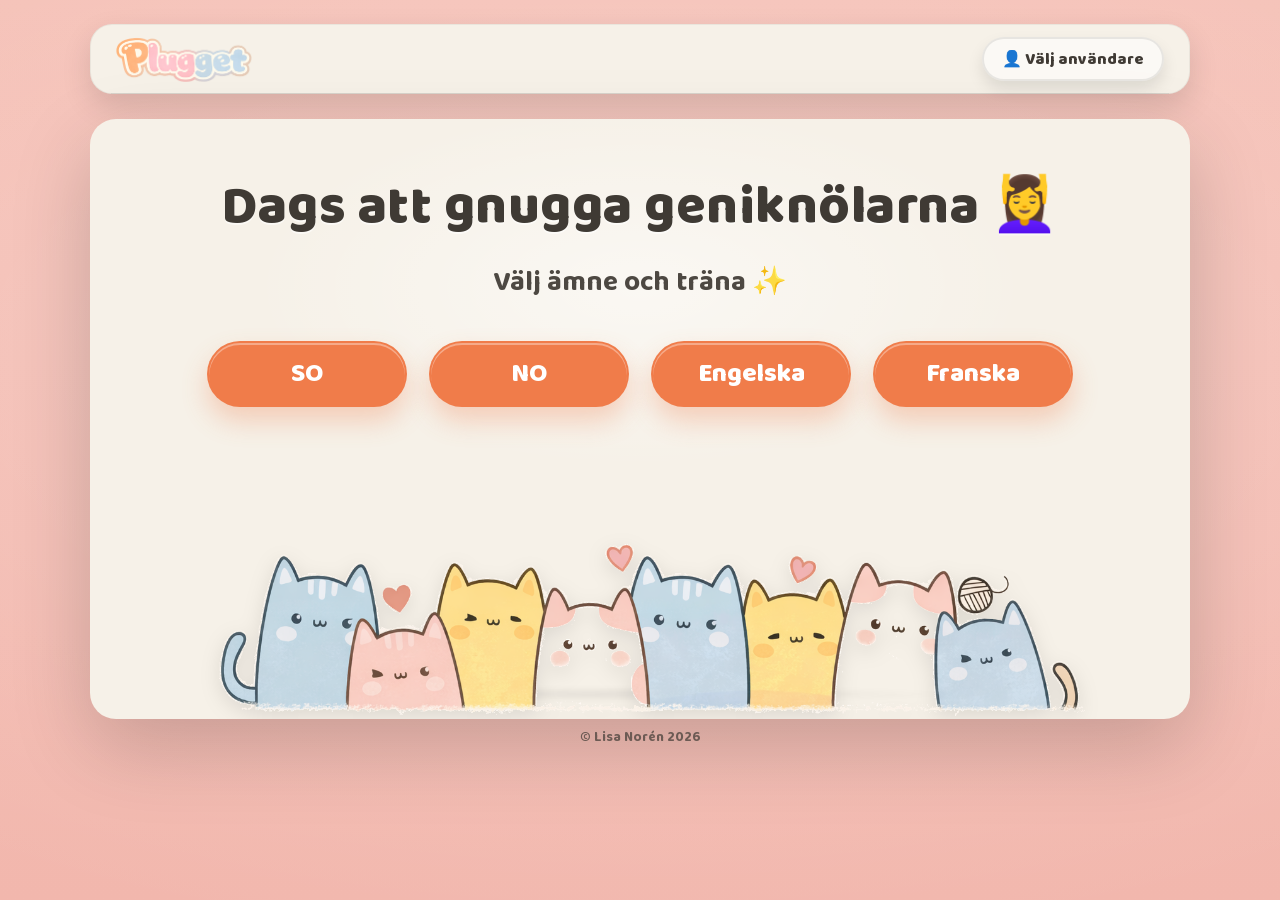
<file: index.html>
<!doctype html>
<html lang="sv">
<head>
    <meta charset="utf-8" />
    <meta name="viewport" content="width=device-width,initial-scale=1" />
    <title>Plugget</title>
    <link rel="icon" type="image/png" href="images/icon_cat.png">

    <!-- Gulligare font (som i kawaii-stil) -->

    <link rel="stylesheet" href="css/index.css">
    <link rel="stylesheet" href="css/header.css">
</head>

<body>
<div class="wrap">
    <header id="app-header"></header>
    <div class="card">
        <br>
        <h1>Dags att gnugga geniknölarna 💆‍♀️</h1>
        <p class="sub">Välj ämne och träna ✨</p>

        <div class="btnRow">
            <a class="btn primary" href="SO/index.html"> SO </a>
            <a class="btn primary" href="NO/index.html"> NO </a>
            <a class="btn primary" href="Engelska/index.html">Engelska</a>
            <a class="btn primary" href="Franska/index.html">Franska</a>
        </div>

        <div class="catsWrap">
            <img class="cats" src="images/kawaii_cats.png" alt="Kawaii-djur" />
        </div>
    </div>
    <div class="copyright">&copy; Lisa Norén 2026</div>
</div>
<script src="js/shared.js"></script>
<script src="js/header.js"></script>
<script src="js/index.js"></script>
</body>
</html>
</file>
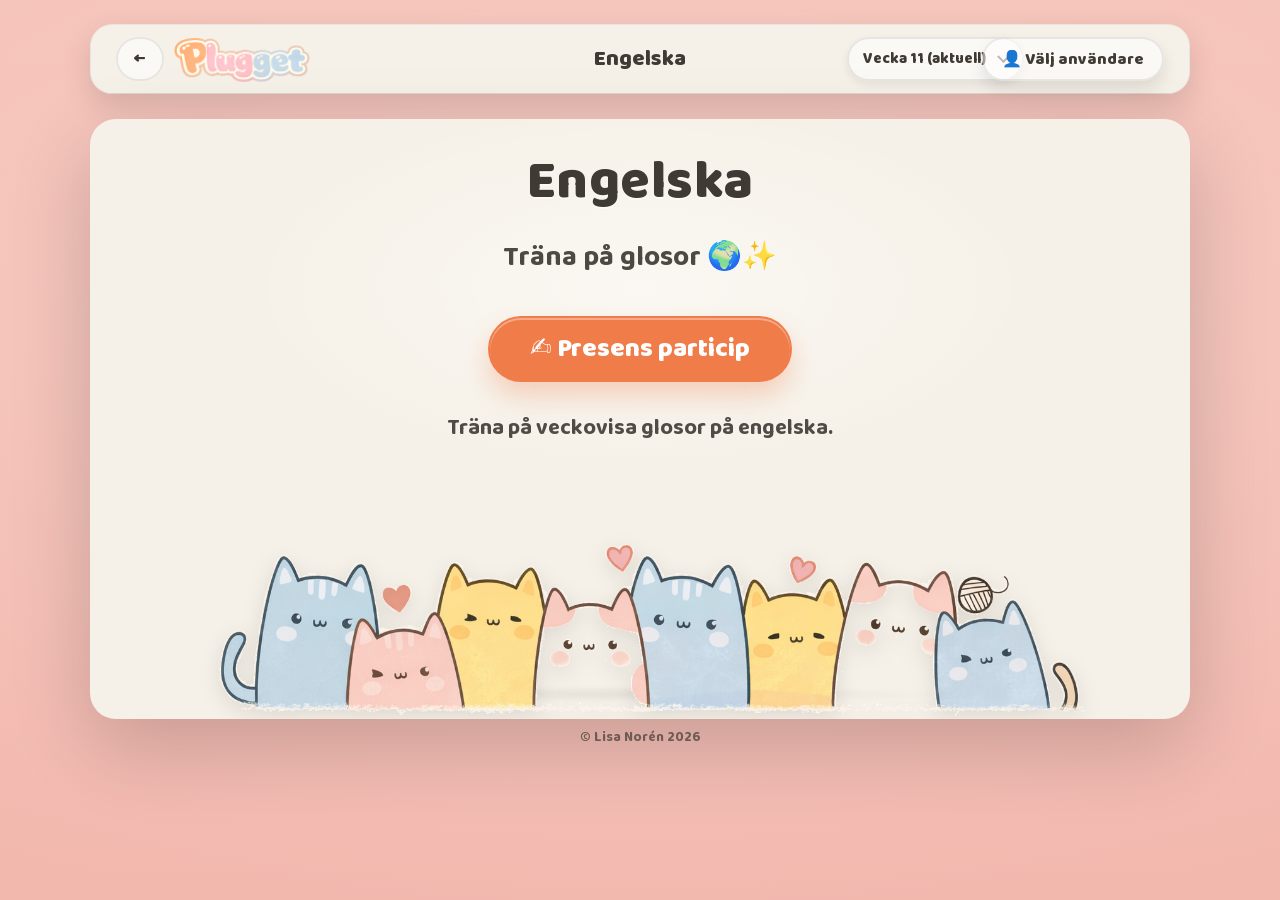
<file: Engelska/index.html>
<!doctype html>
<html lang="sv">
<head>
    <meta charset="utf-8" />
    <meta name="viewport" content="width=device-width,initial-scale=1" />
    <title>Engelska – Moduler</title>
    <link rel="icon" type="image/png" href="../images/icon_cat.png">


    <link rel="stylesheet" href="../css/index.css">
    <link rel="stylesheet" href="../css/header.css">
</head>

<body>

<div class="wrap">
    <header id="app-header"></header>
    <div class="card">
        <h1>Engelska</h1>
        <p class="sub">Träna på glosor 🌍✨</p>

        <div class="btnRow" id="modulesContainer">
            <!-- Moduler läses in dynamiskt här -->
        </div>

        <div id="no-exam-view" class="hidden" style="text-align: center; margin-bottom: 30px;">
            <div style="font-size: 60px; margin-bottom: 10px;">🎉</div>
            <h2 style="margin: 0; color: var(--text);">Inga glosor valda!</h2>
            <p style="margin: 10px 0 0; color: var(--muted); font-size: 18px;">Välj en vecka i listan ovan för att plugga.</p>
        </div>

        <!-- Mobile-only version selector container -->
        <div id="mobileVersionSelector" class="mobile-version-selector"></div>

        <div class="hint">Träna på veckovisa glosor på engelska.</div>

        <div class="catsWrap">
            <img class="cats" src="../images/kawaii_cats.png" alt="Kawaii-djur" />
        </div>
    </div>
    <div class="copyright">&copy; Lisa Norén 2026</div>
</div>

<script src="../js/shared.js"></script>
<script src="../js/header.js"></script>
<script src="js/index.js"></script>
</body>
</html>
</file>
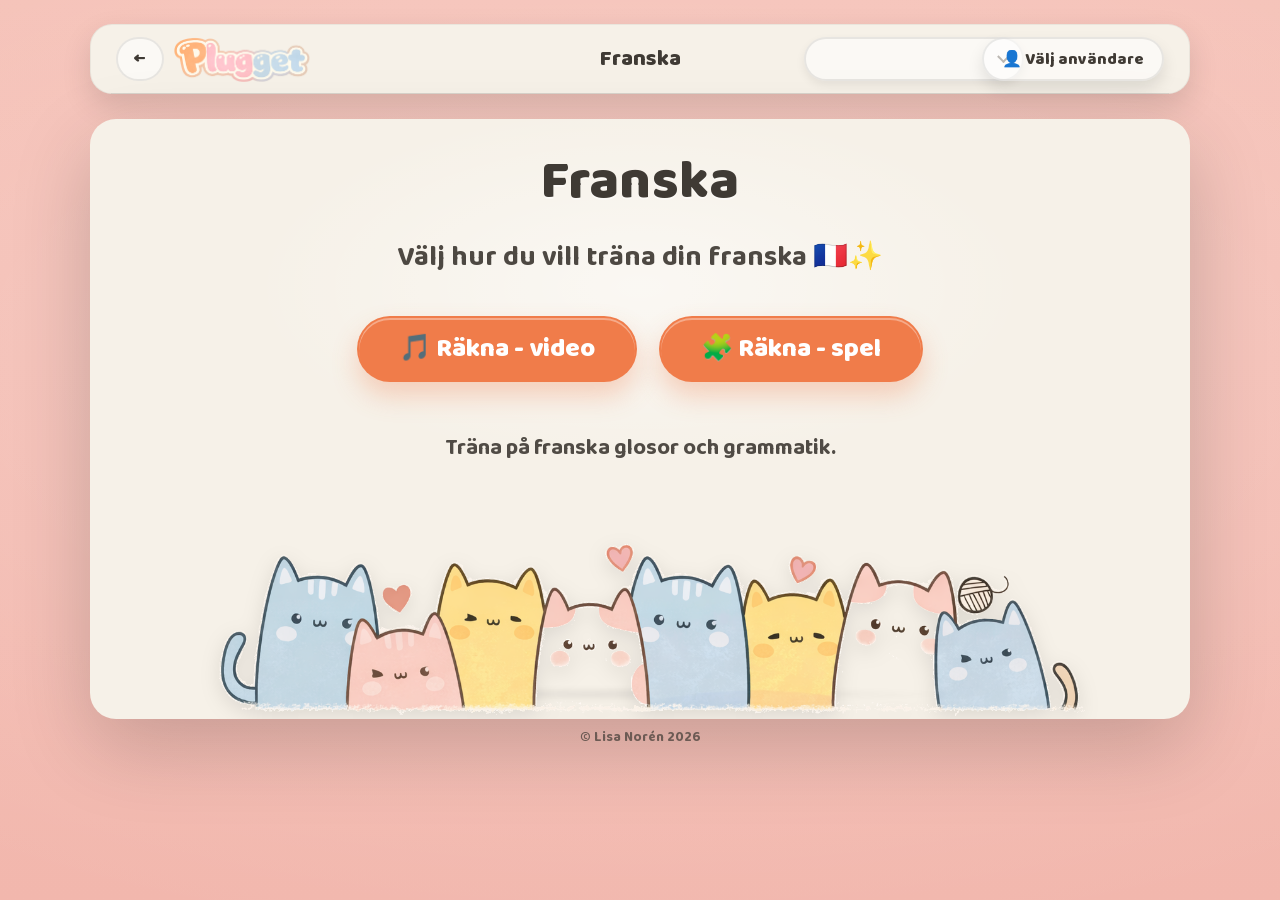
<file: Franska/index.html>
<!doctype html>
<html lang="sv">
<head>
    <meta charset="utf-8" />
    <meta name="viewport" content="width=device-width,initial-scale=1" />
    <title>Franska – Moduler</title>
    <link rel="icon" type="image/png" href="../images/icon_cat.png">


    <link rel="stylesheet" href="../css/index.css">
    <link rel="stylesheet" href="../css/header.css">
</head>

<body>

<div class="wrap">
    <header id="app-header"></header>
    <div class="card">
        <h1>Franska</h1>
        <p class="sub" id="introSubtitle">Välj hur du vill träna din franska 🇫🇷✨</p>

        <div class="btnRow" id="modulesContainer">
            <!-- Moduler läses in dynamiskt här -->
        </div>

        <div id="instructionsContainer" style="text-align: left; max-width: 600px; margin: 0 auto 20px;"></div>

        <div id="no-exam-view" class="hidden" style="text-align: center; margin-bottom: 30px;">
            <div style="font-size: 60px; margin-bottom: 10px;">🎉</div>
            <h2 style="margin: 0; color: var(--text);">Inget prov i sikte!</h2>
            <p style="margin: 10px 0 0; color: var(--muted); font-size: 18px;">Just nu finns det inget aktivt prov att plugga på. Ta det lugnt!</p>
        </div>

        <!-- Mobile-only version selector container -->
        <div id="mobileVersionSelector" class="mobile-version-selector"></div>

        <div class="hint" id="introHint">Träna på franska glosor och grammatik.</div>

        <div class="catsWrap">
            <img class="cats" src="../images/kawaii_cats.png" alt="Kawaii-djur" />
        </div>
    </div>
    <div class="copyright">&copy; Lisa Norén 2026</div>
</div>

<script src="../js/shared.js"></script>
<script src="../js/header.js"></script>
<script src="js/index.js"></script>
</body>
</html>
</file>
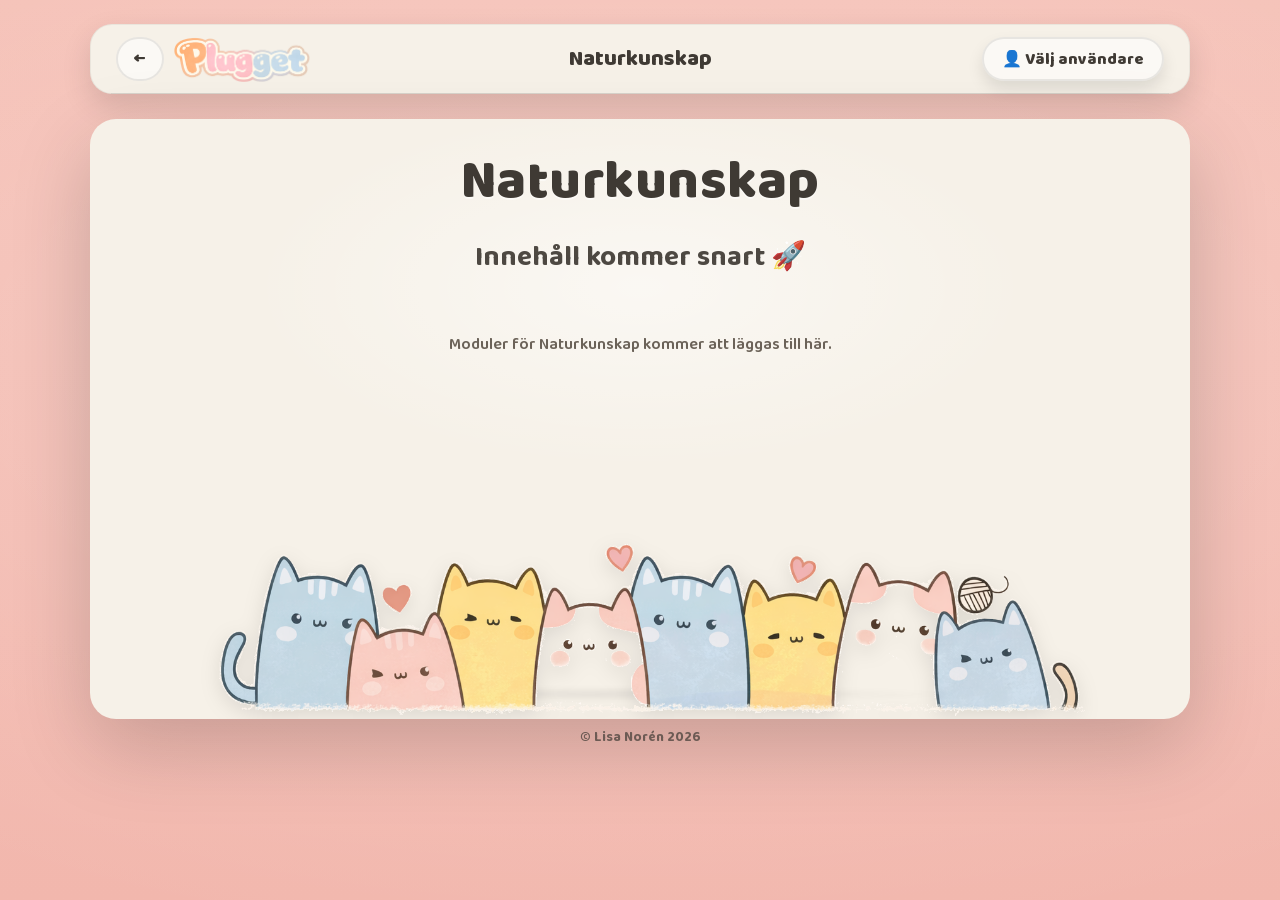
<file: NO/index.html>
<!doctype html>
<html lang="sv">
<head>
    <meta charset="utf-8" />
    <meta name="viewport" content="width=device-width,initial-scale=1" />
    <title>Naturkunskap – Moduler</title>
    <link rel="icon" type="image/png" href="../images/icon_cat.png">


    <link rel="stylesheet" href="../css/index.css">
    <link rel="stylesheet" href="../css/header.css">
</head>

<body>

<div class="wrap">
    <header id="app-header"></header>
    <div class="card">
        <h1>Naturkunskap</h1>
        <p class="sub">Innehåll kommer snart 🚀</p>

        <div class="btnRow">
            <p style="color: var(--muted); text-align: center; width: 100%;">
                Moduler för Naturkunskap kommer att läggas till här.
            </p>
        </div>

        <div class="catsWrap">
            <img class="cats" src="../images/kawaii_cats.png" alt="Kawaii-djur" />
        </div>
    </div>
    <div class="copyright">&copy; Lisa Norén 2026</div>
</div>

<script src="../js/shared.js"></script>
<script src="../js/header.js"></script>
<script>
    document.addEventListener('DOMContentLoaded', () => {
        store = loadStore();
        renderHeader({
            title: 'Naturkunskap',
            breadcrumb: 'NO',
            back: { show: true, label: 'Till startsidan', href: '../index.html' },
            user: store.lastUser,
            actions: []
        });
    });
</script>
</body>
</html>
</file>
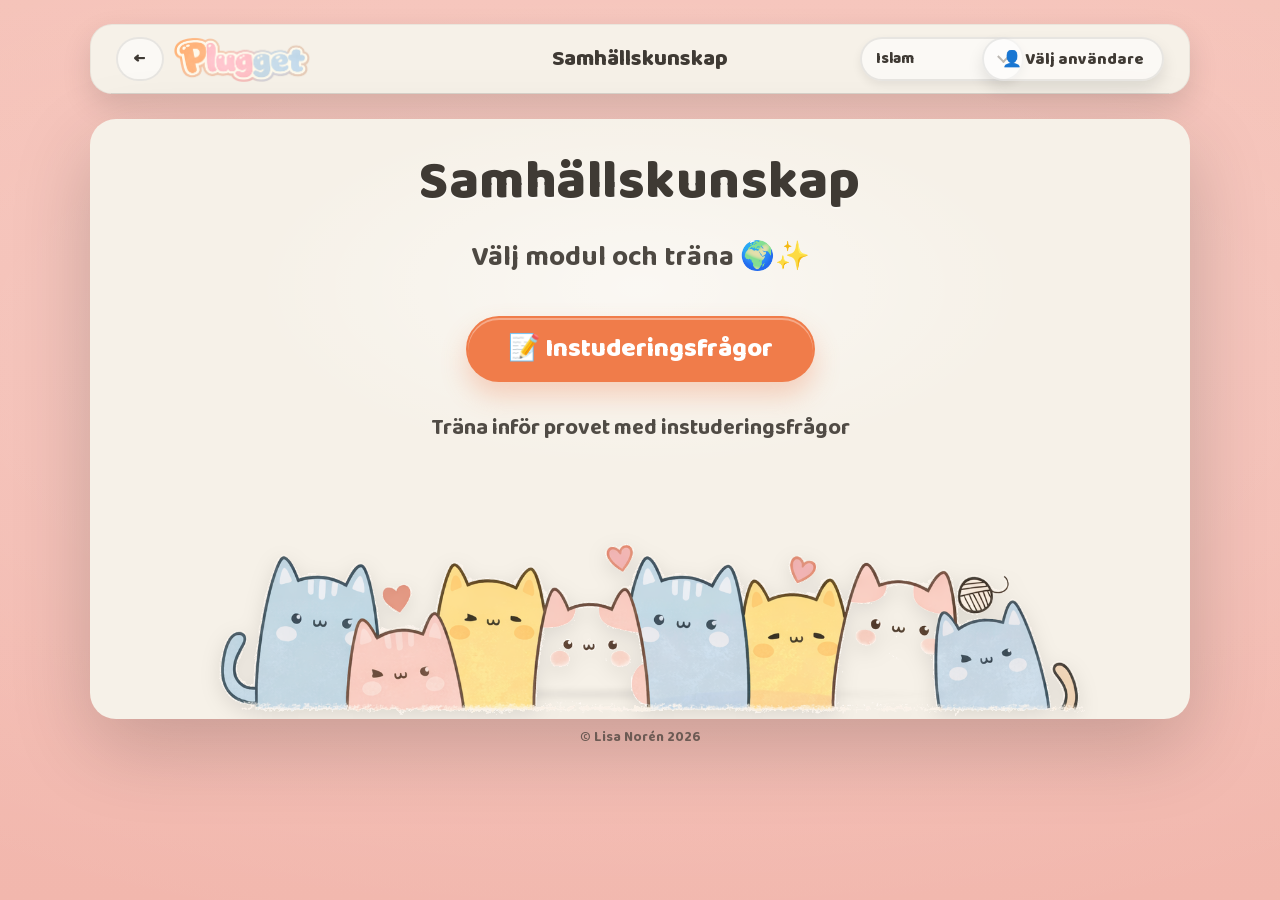
<file: SO/index.html>
<!doctype html>
<html lang="sv">
<head>
    <meta charset="utf-8" />
    <meta name="viewport" content="width=device-width,initial-scale=1" />
    <title>Samhällskunskap – Moduler</title>
    <link rel="icon" type="image/png" href="../images/icon_cat.png">


    <link rel="stylesheet" href="../css/index.css">
    <link rel="stylesheet" href="../css/header.css">
</head>

<body>

<div class="wrap">
    <header id="app-header"></header>
    <div class="card">
        <h1>Samhällskunskap</h1>
        <p class="sub" id="introSubtitle">Välj modul och träna 🌍✨</p>

        <div class="btnRow" id="modulesContainer">
            <!-- Moduler läses in dynamiskt här -->
        </div>

        <div id="no-exam-view" class="hidden" style="text-align: center; margin-bottom: 30px;">
            <div style="font-size: 60px; margin-bottom: 10px;">🎉</div>
            <h2 style="margin: 0; color: var(--text);">Inget prov i sikte!</h2>
            <p style="margin: 10px 0 0; color: var(--muted); font-size: 18px;">Just nu finns det inget aktivt prov att plugga på. Ta det lugnt!</p>
            <p style="margin: 10px 0 0; color: var(--muted); font-size: 14px;">(Du kan fortfarande se gammalt material i menyn om du klickar på "arkiv")</p>
        </div>

        <!-- Mobile-only version selector container -->
        <div id="mobileVersionSelector" class="mobile-version-selector"></div>

        <div class="hint" id="introHint">Träna inför provet med instuderingsfrågor</div>


        <div class="catsWrap">
            <img class="cats" src="../images/kawaii_cats.png" alt="Kawaii-djur" />
        </div>
    </div>
    <div class="copyright">&copy; Lisa Norén 2026</div>
</div>

<script src="../js/shared.js"></script>
<script src="../js/header.js"></script>
<script src="js/index.js"></script>
</body>
</html>
</file>
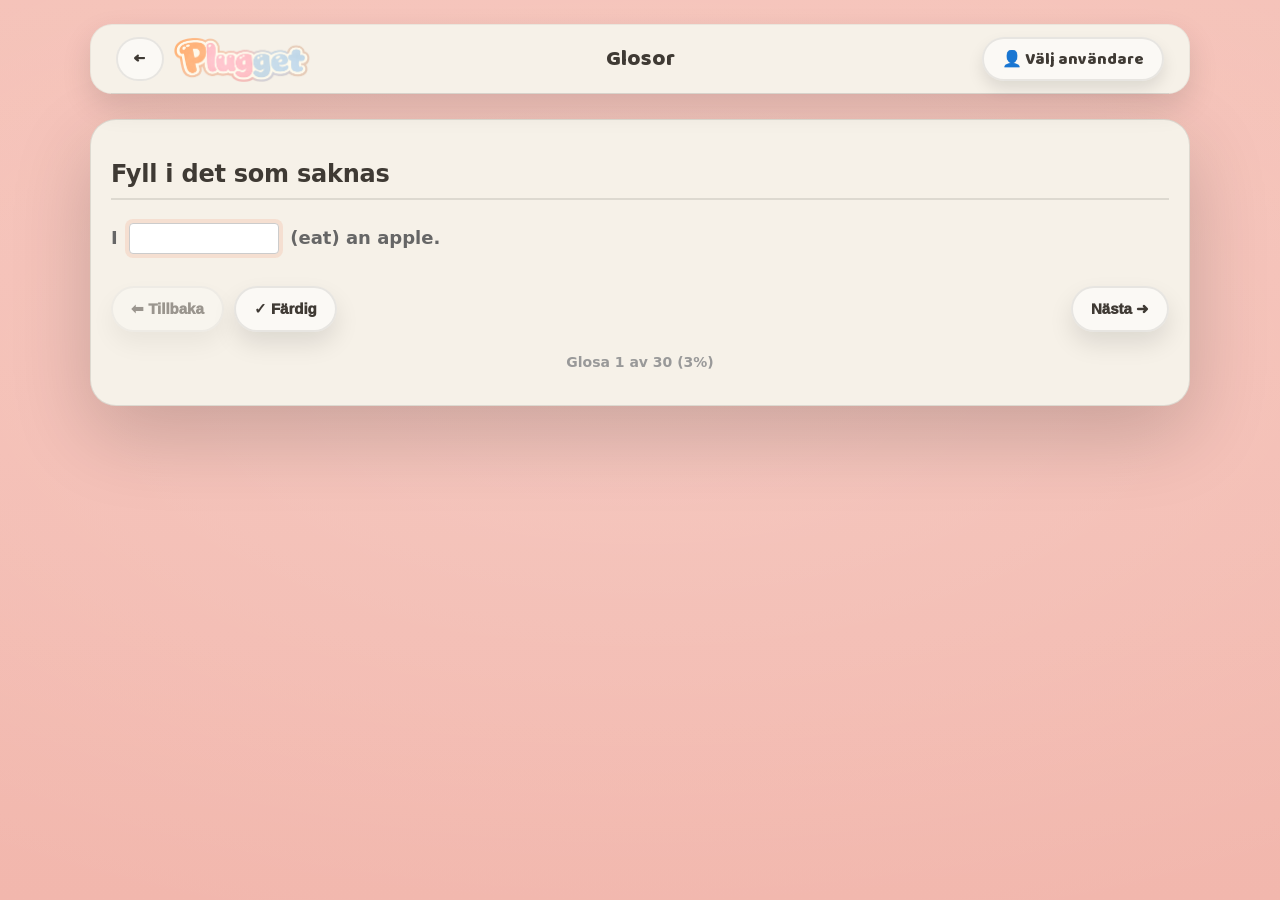
<file: Engelska/glossary/index.html>
<!doctype html>
<html lang="sv">
<head>
    <meta charset="utf-8" />
    <meta name="viewport" content="width=device-width,initial-scale=1" />
    <title>Glosor – Engelska</title>
    <link rel="icon" type="image/png" href="../../images/icon_cat.png">

    <link rel="stylesheet" href="../../css/styles.css">
    <link rel="stylesheet" href="../css/glossary.css">
    <link rel="stylesheet" href="../../css/header.css">
</head>

<body>
<div class="wrap">
    <header id="app-header"></header>
    <div class="card">
        <div style="margin-bottom: 20px;">
            <label for="mode" style="font-weight: 700; margin-right: 10px;">Läge:</label>
            <select id="mode" style="padding: 8px 12px; border-radius: 8px; border: 1px solid #ccc; font-weight: 700;">
                <option value="sv-en">📝 Svenska → Engelska</option>
                <option value="en-sv">🇬🇧 Engelska → Svenska</option>
                <option value="audio">🎧 Ljud</option>
                <option value="conjugate">🔄 Böj verb</option>
            </select>
        </div>

        <div id="app"></div>
    </div>
</div>

<!-- Modal: resultat -->
<div class="modalBackdrop" id="resultBackdrop" style="display:none; position:fixed; inset:0; background:rgba(0,0,0,.45); align-items:center; justify-content:center; padding:18px; z-index:999;">
    <div class="modal" style="width:min(520px,100%); background:var(--card); border-radius:22px; box-shadow:0 22px 70px rgba(0,0,0,.25); border:1px solid rgba(0,0,0,.08); overflow:hidden;">
        <div class="modalTop" style="padding:16px 16px 10px; background:linear-gradient(135deg,rgba(255,255,255,.35),rgba(240,124,74,.12));">
            <h2 class="modalTitle" style="margin:0; font-size:22px; font-weight:1000; display:flex; align-items:center; gap:10px; color:var(--text);">
                <span style="font-size:30px;" id="resultEmoji">🎉</span> Bra jobbat!
            </h2>
        </div>
        <div class="modalBody" style="padding:14px 16px 16px; color:var(--text);">
            <p style="margin:0; color:var(--muted); font-weight:800;" id="resultUserLine">Användare: -</p>
            <div style="font-size:18px; font-weight:1000; margin:8px 0;" id="resultScore">Du fick 0 poäng.</div>
            <p style="margin:0; color:var(--muted); font-weight:800;" id="resultPercent">Det blir 0% rätt.</p>
            <p style="margin:8px 0 0; color:var(--text); font-weight:800;" id="resultExtra"></p>
            <div style="height:1px; background:rgba(0,0,0,.10); margin:12px 0;"></div>
            <p style="margin:0 0 8px; font-weight:1000; color:var(--text);">🏅 Dina topp 3 (highscore)</p>
            <ol id="hsList" style="margin:0; padding-left:18px; font-weight:900; color:var(--text);">
                <li>—</li><li>—</li><li>—</li>
            </ol>
        </div>
        <div style="display:flex; justify-content:flex-end; gap:10px; padding:0 16px 16px;">
            <button id="closeResult" type="button" style="border:none; border-radius:999px; padding:12px 20px; cursor:pointer; font-weight:1000; background:#2b2621; color:#fff; font-size:15px;">Okej!</button>
        </div>
    </div>
</div>

<script src="../../js/shared.js"></script>
<script src="../../js/header.js"></script>
<script src="../js/glossary.js"></script>
</body>
</html>
</file>
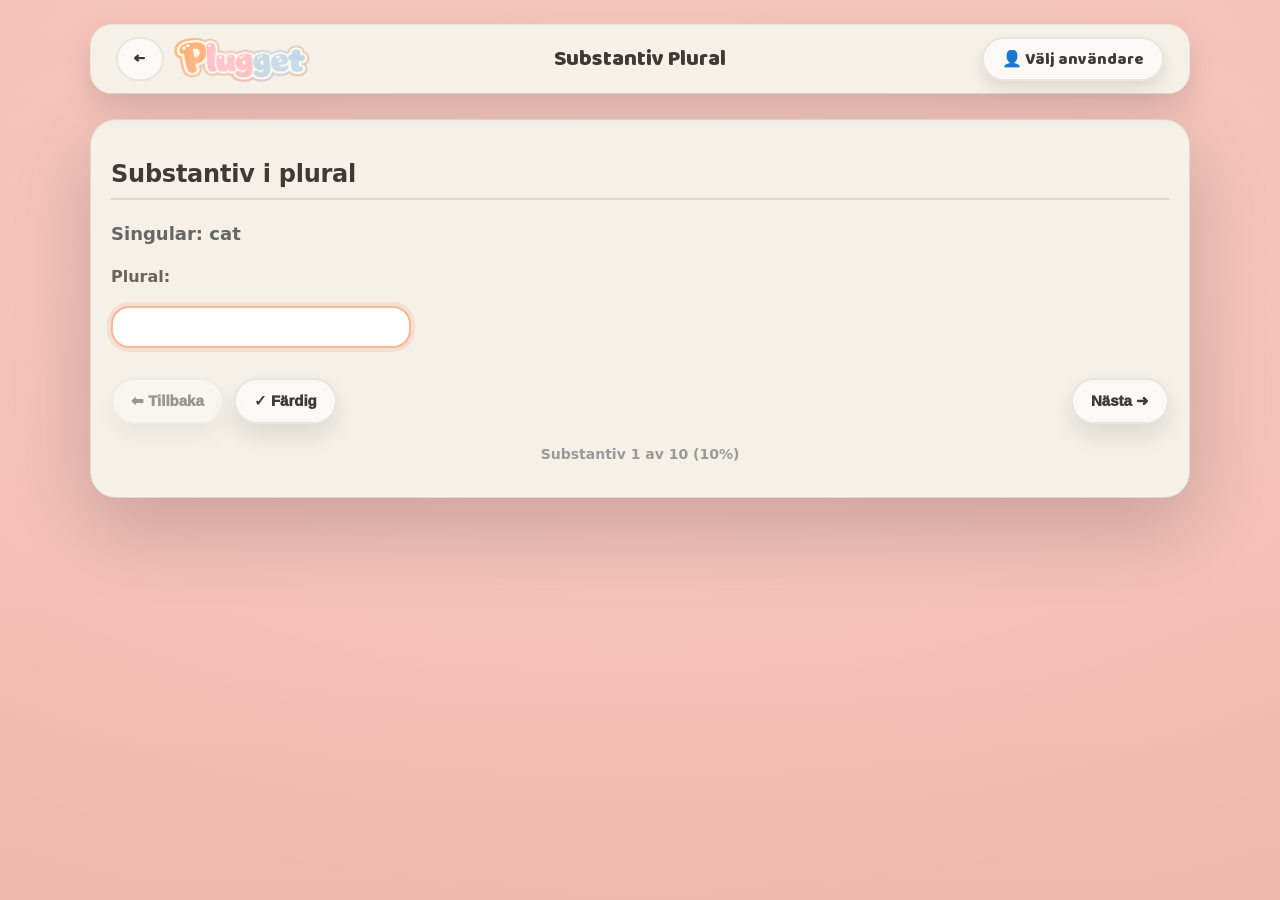
<file: Engelska/nouns-plural/index.html>
<!doctype html>
<html lang="sv">
<head>
    <meta charset="utf-8" />
    <meta name="viewport" content="width=device-width,initial-scale=1" />
    <title>Substantiv Plural – Engelska</title>
    <link rel="icon" type="image/png" href="../../images/icon_cat.png">

    <link rel="stylesheet" href="../../css/styles.css">
    <link rel="stylesheet" href="../css/glossary.css">
    <link rel="stylesheet" href="../../css/header.css">
</head>

<body>
<div class="wrap">
    <header id="app-header"></header>
    <div class="card">
        <div id="app"></div>
    </div>
</div>

<!-- Modal: resultat -->
<div class="modalBackdrop" id="resultBackdrop" style="display:none; position:fixed; inset:0; background:rgba(0,0,0,.45); align-items:center; justify-content:center; padding:18px; z-index:999;">
    <div class="modal" style="width:min(520px,100%); background:var(--card); border-radius:22px; box-shadow:0 22px 70px rgba(0,0,0,.25); border:1px solid rgba(0,0,0,.08); overflow:hidden;">
        <div class="modalTop" style="padding:16px 16px 10px; background:linear-gradient(135deg,rgba(255,255,255,.35),rgba(240,124,74,.12));">
            <h2 class="modalTitle" style="margin:0; font-size:22px; font-weight:1000; display:flex; align-items:center; gap:10px; color:var(--text);">
                <span style="font-size:30px;" id="resultEmoji">🎉</span> Bra jobbat!
            </h2>
        </div>
        <div class="modalBody" style="padding:14px 16px 16px; color:var(--text);">
            <p style="margin:0; color:var(--muted); font-weight:800;" id="resultUserLine">Användare: -</p>
            <div style="font-size:18px; font-weight:1000; margin:8px 0;" id="resultScore">Du fick 0 poäng.</div>
            <p style="margin:0; color:var(--muted); font-weight:800;" id="resultPercent">Det blir 0% rätt.</p>
            <p style="margin:8px 0 0; color:var(--text); font-weight:800;" id="resultExtra"></p>
            <div style="height:1px; background:rgba(0,0,0,.10); margin:12px 0;"></div>
            <p style="margin:0 0 8px; font-weight:1000; color:var(--text);">🏅 Dina topp 3 (highscore)</p>
            <ol id="hsList" style="margin:0; padding-left:18px; font-weight:900; color:var(--text);">
                <li>—</li><li>—</li><li>—</li>
            </ol>
        </div>
        <div style="display:flex; justify-content:flex-end; gap:10px; padding:0 16px 16px;">
            <button id="closeResult" type="button" style="border:none; border-radius:999px; padding:12px 20px; cursor:pointer; font-weight:1000; background:#2b2621; color:#fff; font-size:15px;">Okej!</button>
        </div>
    </div>
</div>

<script src="../../js/shared.js"></script>
<script src="../../js/header.js"></script>
<script src="../js/nouns-plural.js"></script>
</body>
</html>
</file>
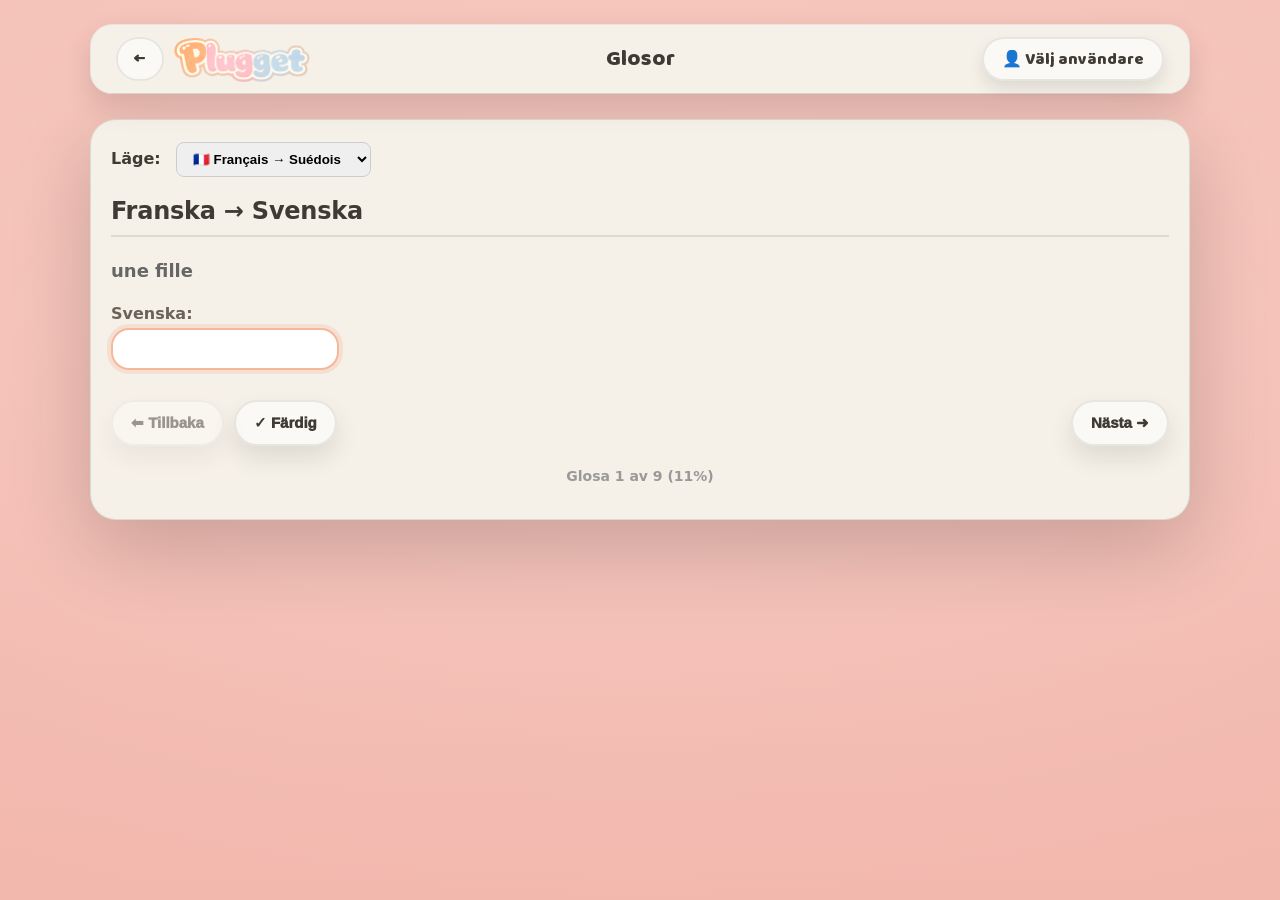
<file: Franska/glossary/index.html>
<!doctype html>
<html lang="sv">
<head>
    <meta charset="utf-8" />
    <meta name="viewport" content="width=device-width,initial-scale=1" />
    <title>Glosor – Franska</title>
    <link rel="icon" type="image/png" href="../../images/icon_cat.png">

    <link rel="stylesheet" href="../../css/styles.css">
    <link rel="stylesheet" href="../css/glossary.css">
    <link rel="stylesheet" href="../../css/header.css">
</head>

<body>
<div class="wrap">
    <header id="app-header"></header>
    <div class="card">
        <div style="margin-bottom: 20px;">
            <label for="mode" style="font-weight: 700; margin-right: 10px;">Läge:</label>
            <select id="mode" style="padding: 8px 12px; border-radius: 8px; border: 1px solid #ccc; font-weight: 700;">
                <option value="sv-fr">📝 Suédois → Français</option>
                <option value="fr-sv">🇫🇷 Français → Suédois</option>
            </select>
        </div>

        <div id="app"></div>
    </div>
</div>

<!-- Modal: resultat -->
<div class="modalBackdrop" id="resultBackdrop" style="display:none; position:fixed; inset:0; background:rgba(0,0,0,.45); align-items:center; justify-content:center; padding:18px; z-index:999;">
    <div class="modal" style="width:min(520px,100%); background:var(--card); border-radius:22px; box-shadow:0 22px 70px rgba(0,0,0,.25); border:1px solid rgba(0,0,0,.08); overflow:hidden;">
        <div class="modalTop" style="padding:16px 16px 10px; background:linear-gradient(135deg,rgba(255,255,255,.35),rgba(240,124,74,.12));">
            <h2 class="modalTitle" style="margin:0; font-size:22px; font-weight:1000; display:flex; align-items:center; gap:10px; color:var(--text);">
                <span style="font-size:30px;" id="resultEmoji">🎉</span> Bra jobbat!
            </h2>
        </div>
        <div class="modalBody" style="padding:14px 16px 16px; color:var(--text);">
            <p style="margin:0; color:var(--muted); font-weight:800;" id="resultUserLine">Användare: -</p>
            <div style="font-size:18px; font-weight:1000; margin:8px 0;" id="resultScore">Du fick 0 poäng.</div>
            <p style="margin:0; color:var(--muted); font-weight:800;" id="resultPercent">Det blir 0% rätt.</p>
            <p style="margin:8px 0 0; color:var(--text); font-weight:800;" id="resultExtra"></p>
            <div style="height:1px; background:rgba(0,0,0,.10); margin:12px 0;"></div>
            <p style="margin:0 0 8px; font-weight:1000; color:var(--text);">🏅 Dina topp 3 (highscore)</p>
            <ol id="hsList" style="margin:0; padding-left:18px; font-weight:900; color:var(--text);">
                <li>—</li><li>—</li><li>—</li>
            </ol>
        </div>
        <div style="display:flex; justify-content:flex-end; gap:10px; padding:0 16px 16px;">
            <button id="closeResult" type="button" style="border:none; border-radius:999px; padding:12px 20px; cursor:pointer; font-weight:1000; background:#2b2621; color:#fff; font-size:15px;">Okej!</button>
        </div>
    </div>
</div>

<script src="../../js/shared.js"></script>
<script src="../../js/header.js"></script>
<script src="../js/glossary.js"></script>
</body>
</html>
</file>
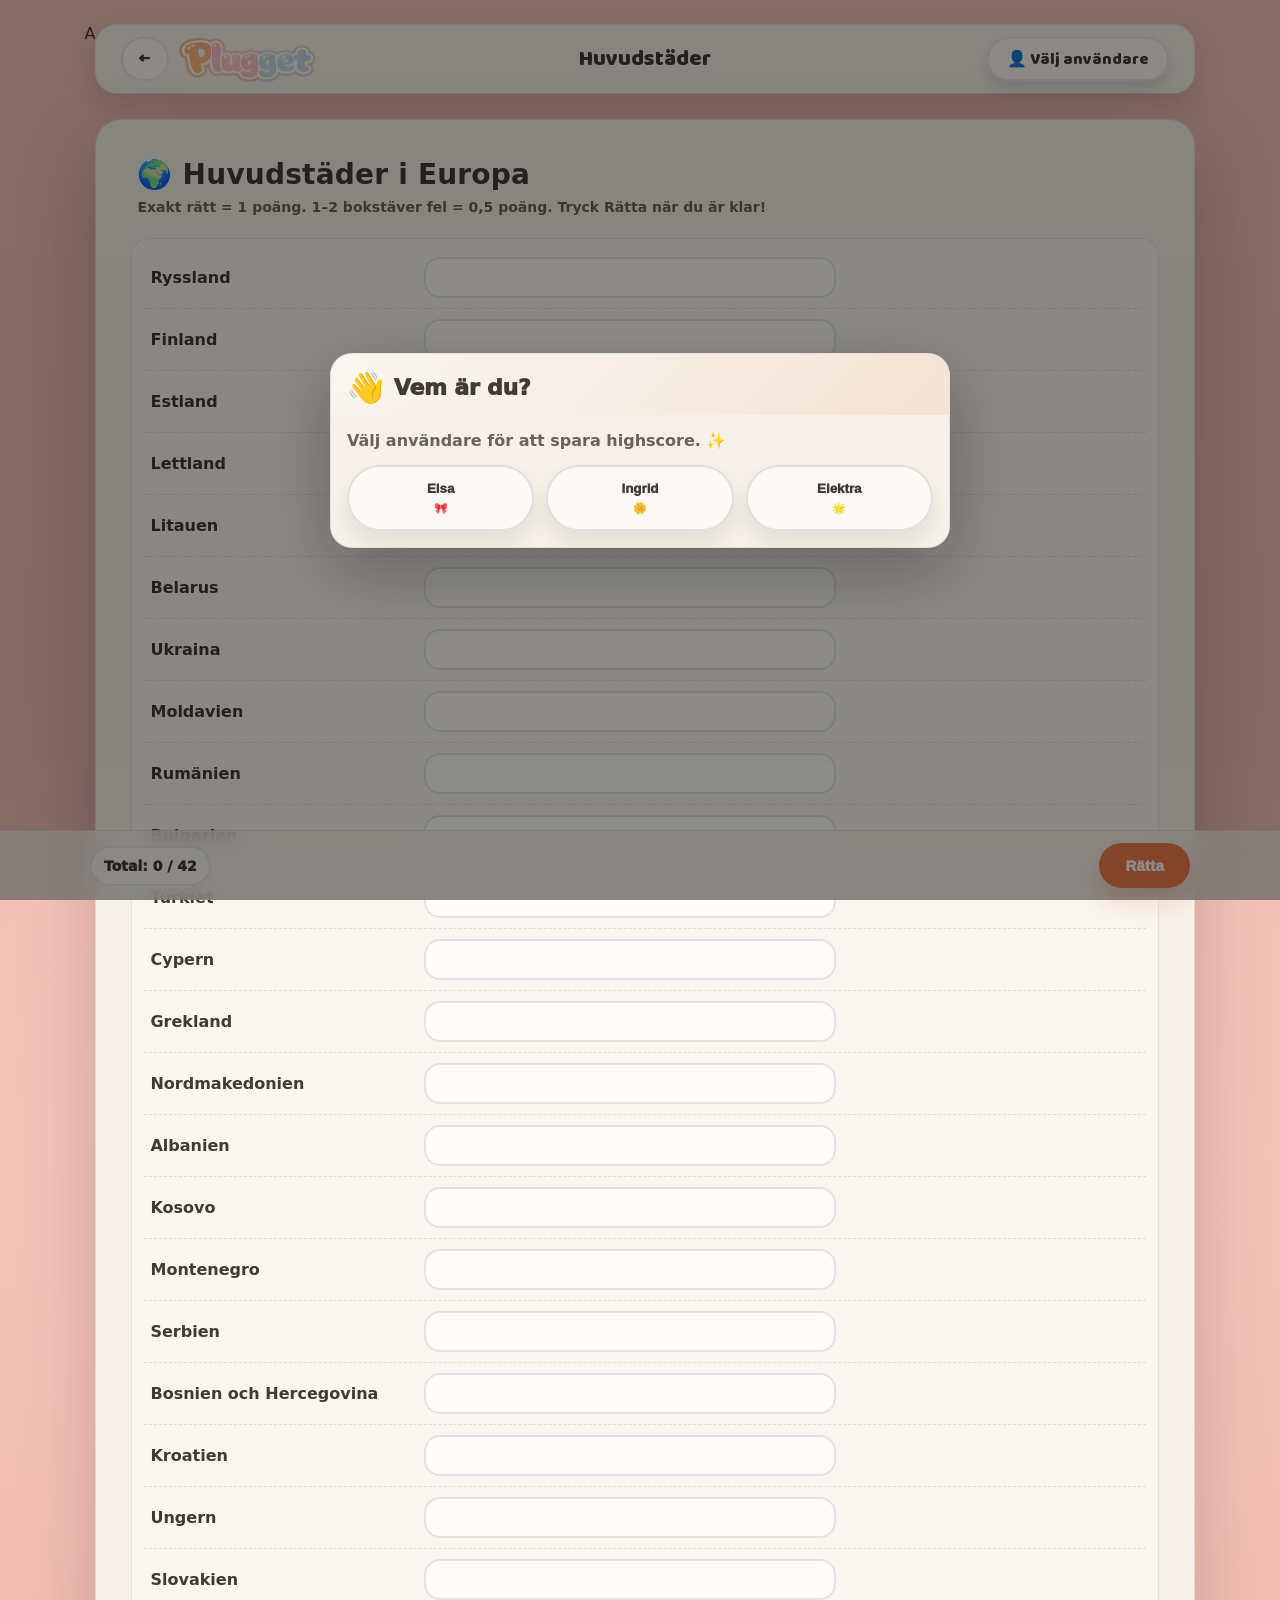
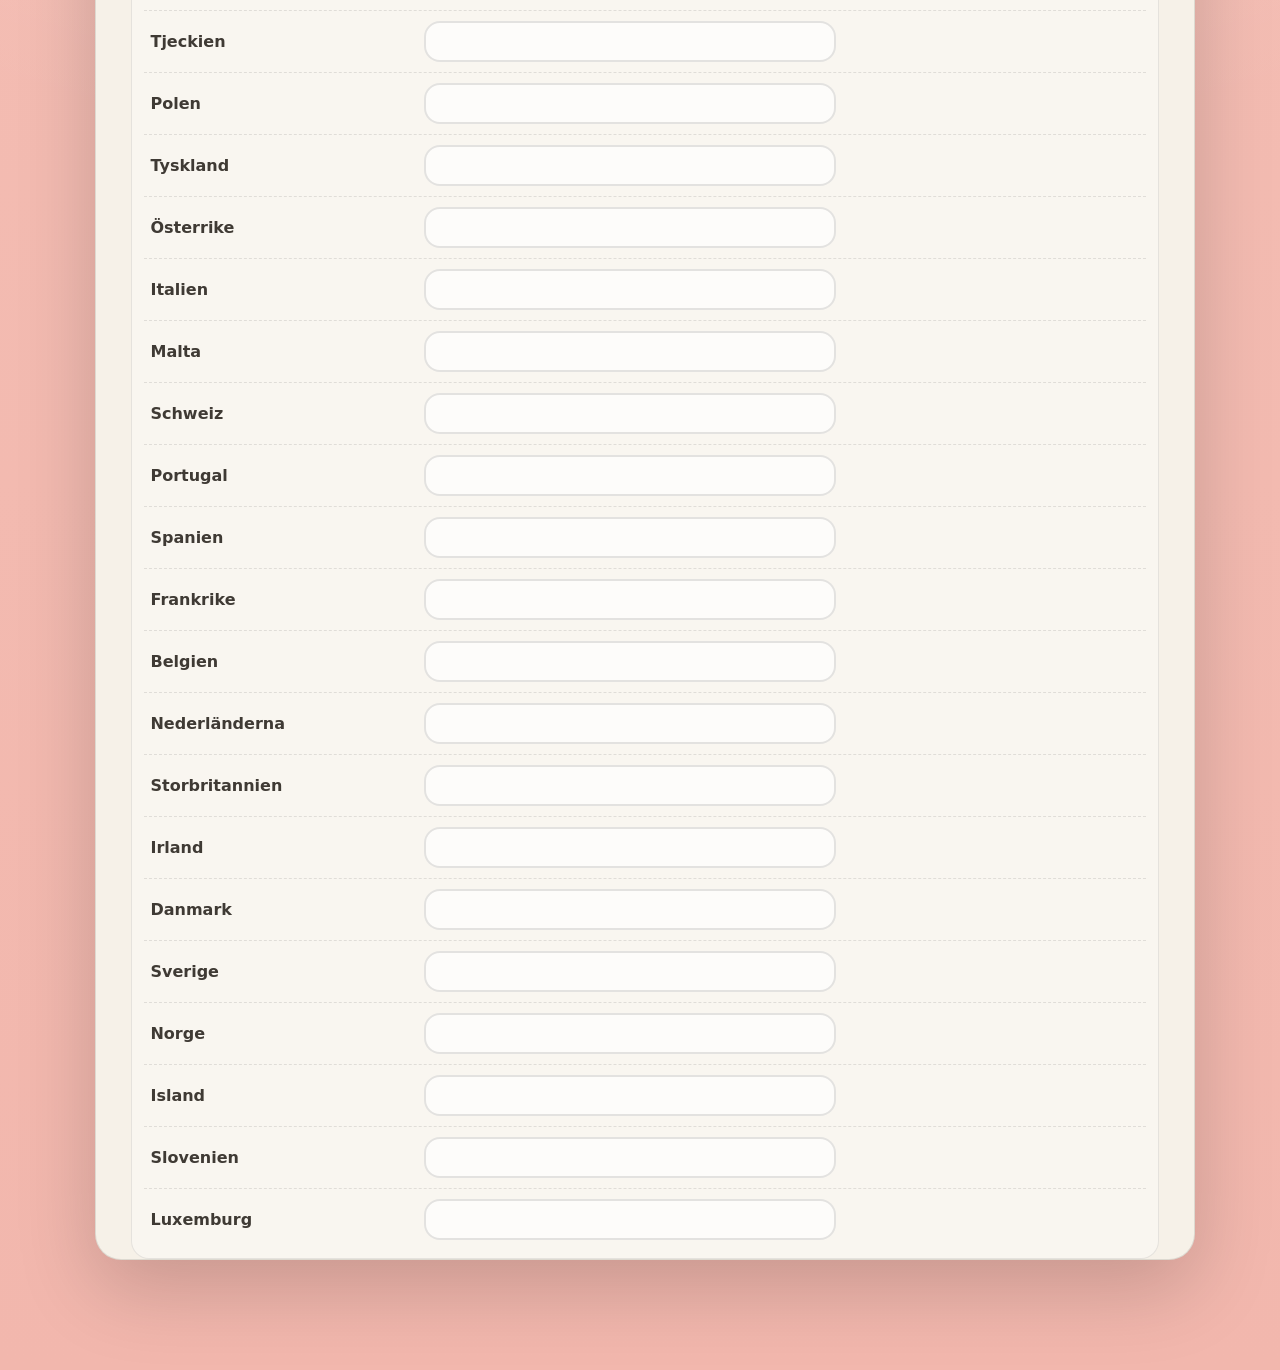
<file: SO/huvudstader/index.html>
<!doctype html>
<html lang="sv">
<head>
    <meta charset="utf-8" />
    <meta name="viewport" content="width=device-width,initial-scale=1" />
    <title>Huvudstäder – Samhällskunskap</title>
A    <link rel="icon" type="image/png" href="../../images/icon_cat.png">

    <link rel="stylesheet" href="../../css/styles.css">
    <link rel="stylesheet" href="../../css/huvudstader.css">
    <link rel="stylesheet" href="../../css/header.css">
</head>

<body>
<div class="wrap">
    <header id="app-header"></header>

    <!-- QUIZ VIEW -->
    <div id="quizView">
        <div class="card">
            <div class="titleArea">
                <h1>🌍 Huvudstäder i Europa</h1>
                <p class="subtitle">Exakt rätt = <b>1 poäng</b>. 1–2 bokstäver fel = <b>0,5 poäng</b>. Tryck <b>Rätta</b> när du är klar!</p>
            </div>

            <div class="list" id="list"></div>
        </div>
    </div>

    <div id="quizFooter" class="footer">
        <div class="footerInner">
            <div class="pill" id="total">Total: 0 / 42</div>
            <button class="btn" id="rätta">Rätta</button>
        </div>
    </div>

    <!-- MISTAKES VIEW -->
    <div id="mistakesView" class="hidden">
        <div class="card">
            <div class="titleArea">
                <h1>📚 Öva på de här!</h1>
                <p class="subtitle">Här ser du bara de du fick <b>0,5</b> eller <b>0</b> poäng på — och hur det ska stavas.</p>

                <div class="topline">
                    <div class="subtitle" id="mistakeCount"></div>
                </div>
            </div>

            <div class="list" id="mistakesList"></div>
        </div>
    </div>

    <div id="mistakesFooter" class="footer hidden">
        <div class="footerInner">
            <div class="pill" id="mistakesHint">Redo för en ny runda?</div>
            <button class="btn" id="mistakesRestartBtn">Kör igen!</button>
        </div>
    </div>
</div>

<!-- Modal: välj användare -->
<div class="modalBackdrop" id="userBackdrop" role="dialog" aria-modal="true" aria-labelledby="userTitle">
    <div class="modal">
        <div class="modalTop">
            <h2 class="modalTitle" id="userTitle"><span class="emoji">👋</span> Vem är du?</h2>
        </div>
        <div class="modalBody">
            <p class="small">Välj användare för att spara highscore. ✨</p>
            <div class="userChoices">
                <button class="choiceBtn" type="button" data-user="Elsa">Elsa <small>🎀</small></button>
                <button class="choiceBtn" type="button" data-user="Ingrid">Ingrid <small>🌼</small></button>
                <button class="choiceBtn" type="button" data-user="Elektra">Elektra <small>🌟</small></button>
            </div>
        </div>
    </div>
</div>

<!-- Modal: resultat -->
<div class="modalBackdrop" id="resultBackdrop" role="dialog" aria-modal="true" aria-labelledby="resultTitle">
    <div class="modal">
        <div class="modalTop">
            <h2 class="modalTitle" id="resultTitle"><span class="emoji" id="resultEmoji">🎉</span> Bra jobbat!</h2>
        </div>
        <div class="modalBody">
            <p class="small" id="resultUserLine">Användare: -</p>
            <div class="bigScore" id="resultScore">Du fick 0 / 42 poäng.</div>
            <p class="small" id="resultPercent">Det blir 0% rätt.</p>
            <p class="small" id="resultExtra">Fortsätt så! 😄</p>

            <div class="divider"></div>

            <p class="hsTitle">🏅 Dina topp 3 (highscore i %)</p>
            <ol class="hsList" id="hsList">
                <li>—</li><li>—</li><li>—</li>
            </ol>
        </div>
        <div class="modalActions">
            <button class="btnSmall btnClose" id="closeResult" type="button">Okej!</button>
        </div>
    </div>
</div>

<script src="../../js/shared.js"></script>
<script src="../../js/header.js"></script>
<script src="../js/huvudstader.js"></script>
</body>
</html>
</file>
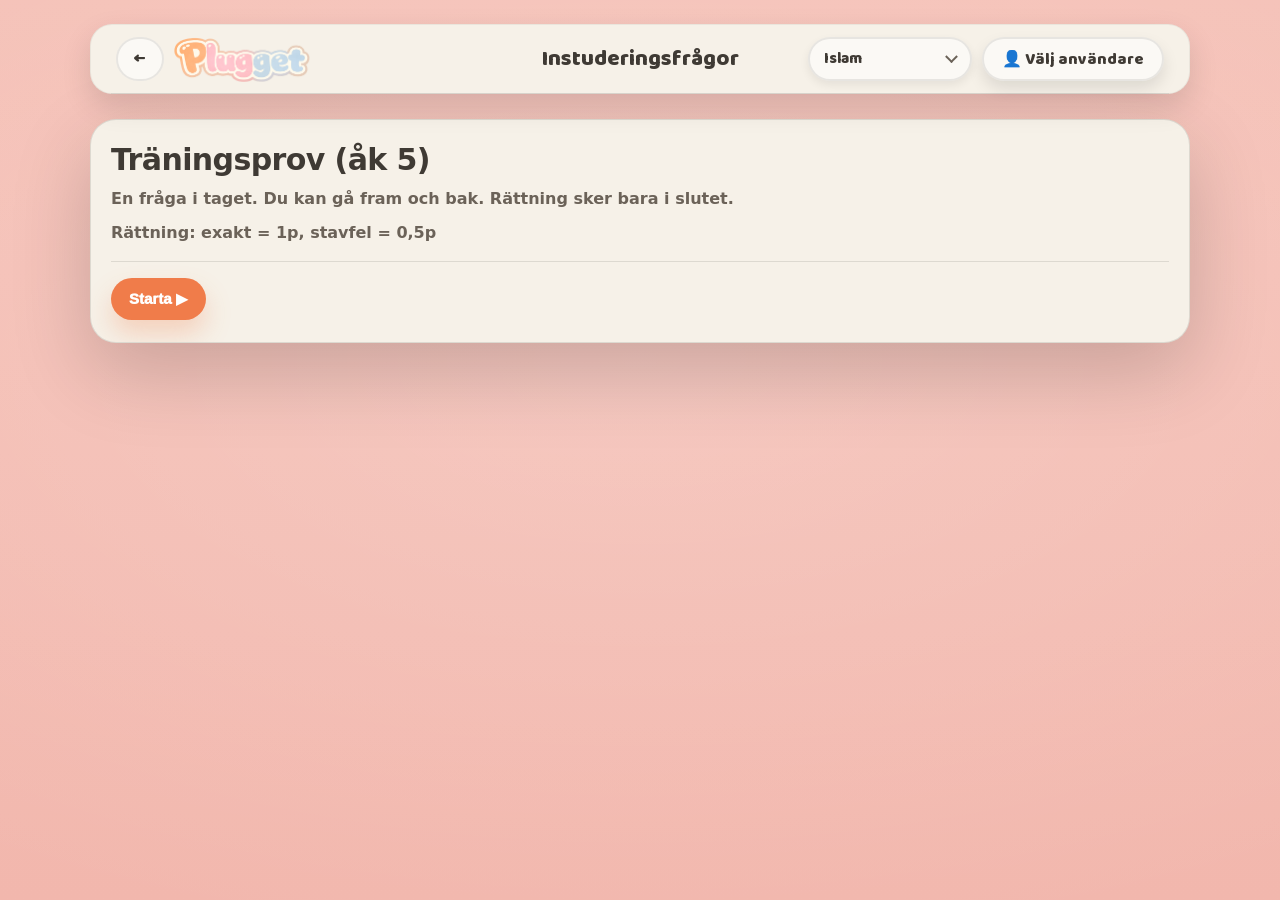
<file: SO/instudering/index.html>
<!doctype html>
<html lang="sv">
<head>
  <meta charset="utf-8" />
  <meta name="viewport" content="width=device-width, initial-scale=1" />
  <title>Instuderingsfrågor – Samhällskunskap</title>
  <link rel="icon" type="image/png" href="../../images/icon_cat.png">
  <link rel="stylesheet" href="../../css/styles.css">
  <link rel="stylesheet" href="../../css/instudering.css">
  <link rel="stylesheet" href="../../css/header.css">
</head>
<body>
<div class="wrap">
    <header id="app-header"></header>
    <div id="app" class="card"></div>
</div>

<!-- Modal: resultat -->
<div class="modalBackdrop" id="resultBackdrop" style="display:none; position:fixed; inset:0; background:rgba(0,0,0,.45); align-items:center; justify-content:center; padding:18px; z-index:999;">
    <div class="modal" style="width:min(520px,100%); background:var(--card); border-radius:22px; box-shadow:0 22px 70px rgba(0,0,0,.25); border:1px solid rgba(0,0,0,.08); overflow:hidden;">
        <div class="modalTop" style="padding:16px 16px 10px; background:linear-gradient(135deg,rgba(255,255,255,.35),rgba(240,124,74,.12));">
            <h2 class="modalTitle" style="margin:0; font-size:22px; font-weight:1000; display:flex; align-items:center; gap:10px; color:var(--text);">
                <span style="font-size:30px;" id="resultEmoji">🎉</span> Bra jobbat!
            </h2>
        </div>
        <div class="modalBody" style="padding:14px 16px 16px; color:var(--text);">
            <p style="margin:0; color:var(--muted); font-weight:800;" id="resultUserLine">Användare: -</p>
            <div style="font-size:18px; font-weight:1000; margin:8px 0;" id="resultScore">Du fick 0 poäng.</div>
            <p style="margin:0; color:var(--muted); font-weight:800;" id="resultPercent">Det blir 0% rätt.</p>
            <div style="height:1px; background:rgba(0,0,0,.10); margin:12px 0;"></div>
            <p style="margin:0 0 8px; font-weight:1000; color:var(--text);">🏅 Dina topp 3 (highscore)</p>
            <ol id="hsList" style="margin:0; padding-left:18px; font-weight:900; color:var(--text);">
                <li>—</li><li>—</li><li>—</li>
            </ol>
        </div>
        <div style="display:flex; justify-content:flex-end; gap:10px; padding:0 16px 16px;">
            <button id="closeResult" type="button" style="border:none; border-radius:999px; padding:12px 20px; cursor:pointer; font-weight:1000; background:#2b2621; color:#fff; font-size:15px;">Okej!</button>
        </div>
    </div>
</div>

<script src="../../js/shared.js"></script>
<script src="../../js/header.js"></script>
<script src="../js/instudering.js"></script>
</body>
</html>
</file>
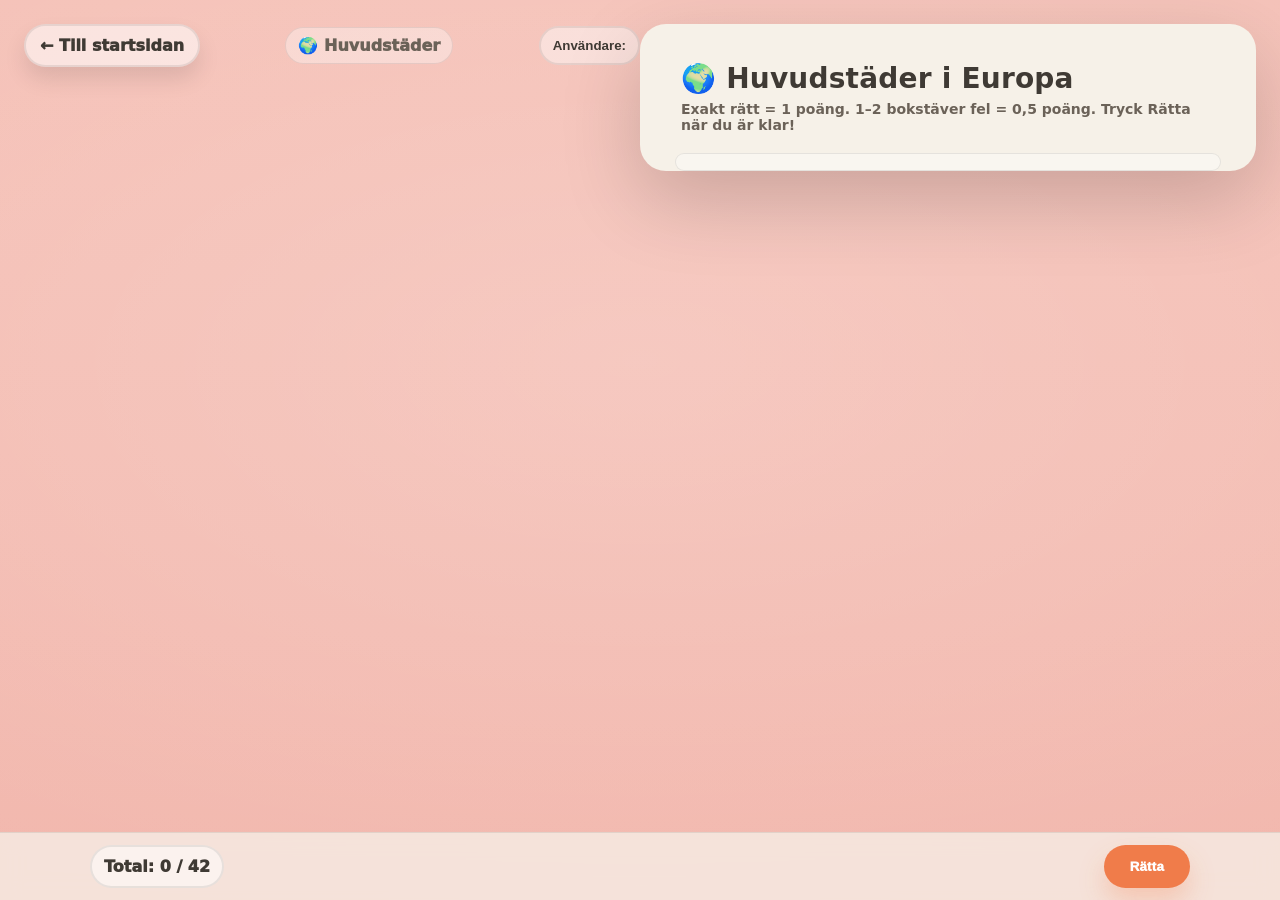
<file: huvudstader.html>
<!doctype html>
<html lang="sv">
<head>
    <meta charset="utf-8" />
    <meta name="viewport" content="width=device-width,initial-scale=1" />
    <title>Huvudstäder – femteklass</title>
    <link rel="icon" type="image/png" href="images/icon_cat.png">

    <link rel="stylesheet" href="css/huvudstader.css">
</head>

<body>
<header class="topHeader">
    <a class="backBtn" href="index.html">← Till startsidan</a>
    <div class="pageTag">🌍 Huvudstäder</div>
    <div class="user-info">
        <button class="userSelectBtn" id="userBadge">
            <b>Användare: <span id="userName"></span></b>
        </button>
    </div>
</header>
<!-- QUIZ VIEW -->
<div id="quizView" class="wrap">
    <div class="card">
        <div class="titleArea">
            <h1>🌍 Huvudstäder i Europa</h1>
            <p class="subtitle">Exakt rätt = <b>1 poäng</b>. 1–2 bokstäver fel = <b>0,5 poäng</b>. Tryck <b>Rätta</b> när du är klar!</p>
        </div>

        <div class="list" id="list"></div>
    </div>
</div>

<div id="quizFooter" class="footer">
    <div class="footerInner">
        <div class="pill" id="total">Total: 0 / 42</div>
        <button class="btn" id="rätta">Rätta</button>
    </div>
</div>

<!-- MISTAKES VIEW -->
<div id="mistakesView" class="wrap hidden">
    <div class="card">
        <div class="titleArea">
            <h1>📚 Öva på de här!</h1>
            <p class="subtitle">Här ser du bara de du fick <b>0,5</b> eller <b>0</b> poäng på — och hur det ska stavas.</p>

            <div class="topline">
                <div class="userBadge" id="userBadge2" title="Byt användare">
                    👤 <span id="userName2">Ingen vald</span> <small>(klicka för att byta)</small>
                </div>
                <div class="subtitle" id="mistakeCount"></div>
            </div>
        </div>

        <div class="list" id="mistakesList"></div>
    </div>
</div>

<div id="mistakesFooter" class="footer hidden">
    <div class="footerInner">
        <div class="pill" id="mistakesHint">Redo för en ny runda?</div>
    </div>
</div>

<!-- Modal: välj användare -->
<div class="modalBackdrop" id="userBackdrop" role="dialog" aria-modal="true" aria-labelledby="userTitle">
    <div class="modal">
        <div class="modalTop">
            <h2 class="modalTitle" id="userTitle"><span class="emoji">👋</span> Vem är du?</h2>
        </div>
        <div class="modalBody">
            <p class="small">Välj användare för att spara highscore. ✨</p>
            <div class="userChoices">
                <button class="choiceBtn" type="button" data-user="Elsa">Elsa <small>🎀</small></button>
                <button class="choiceBtn" type="button" data-user="Ingrid">Ingrid <small>🌼</small></button>
                <button class="choiceBtn" type="button" data-user="Elektra">Elektra <small>🌟</small></button>
            </div>
        </div>
    </div>
</div>

<!-- Modal: resultat -->
<div class="modalBackdrop" id="resultBackdrop" role="dialog" aria-modal="true" aria-labelledby="resultTitle">
    <div class="modal">
        <div class="modalTop">
            <h2 class="modalTitle" id="resultTitle"><span class="emoji" id="resultEmoji">🎉</span> Bra jobbat!</h2>
        </div>
        <div class="modalBody">
            <p class="small" id="resultUserLine">Användare: -</p>
            <div class="bigScore" id="resultScore">Du fick 0 / 42 poäng.</div>
            <p class="small" id="resultPercent">Det blir 0% rätt.</p>
            <p class="small" id="resultExtra">Fortsätt så! 😄</p>

            <div class="divider"></div>

            <p class="hsTitle">🏅 Dina topp 3 (highscore i %)</p>
            <ol class="hsList" id="hsList">
                <li>—</li><li>—</li><li>—</li>
            </ol>
        </div>
        <div class="modalActions">
            <button class="btnSmall btnClose" id="closeResult" type="button">Okej!</button>
        </div>
    </div>
</div>

<script src="js/shared.js"></script>
<script src="js/huvudstader.js"></script>

</body>
</html>
</file>
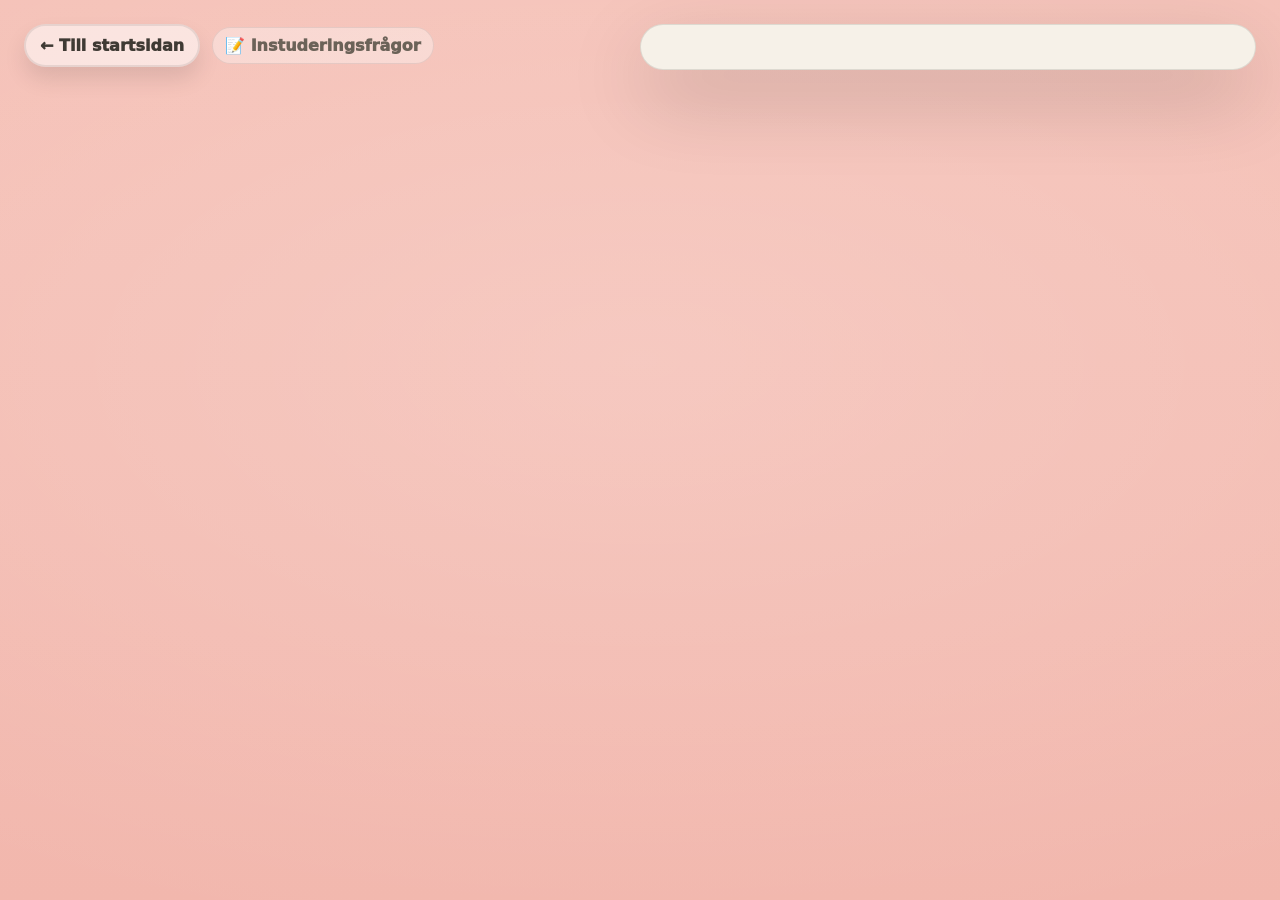
<file: instudering.html>
<!doctype html>
<html lang="sv">
<head>
  <meta charset="utf-8" />
  <meta name="viewport" content="width=device-width, initial-scale=1" />
  <title>Träningsprov (åk 5)</title>
  <link rel="icon" type="image/png" href="images/icon_cat.png">
  <link rel="stylesheet" href="css/styles.css">
  <link rel="stylesheet" href="css/instudering.css">
</head>
<body>
<header class="topHeader">
  <a class="backBtn" href="index.html">← Till startsidan</a>
  <div class="pageTag">📝 Instuderingsfrågor</div>
  <div class="user-info"></div>
</header>
  <div class="wrap">
    <div id="app" class="card"></div>
  </div>

<script src="js/shared.js"></script>
<script src="js/instudering.js"></script>
</body>
</html>
</file>
<file: css/index.css>
:root{
    --bg: #f2b7ad;          /* mjuk peach */
    --card: #f6f1e8;        /* ljus varm beige (närmare bilden) */
    --text: #3f3a34;        /* mjuk mörk */
    --muted: #6b6258;

    --accent: #f07c4a;      /* orange fylld */
    --accentBorder: #e17345;/* orange kant */
}

*{ box-sizing: border-box; }

body{
    margin:0;
    font-family: "Baloo 2", system-ui, -apple-system, Segoe UI, Roboto, Arial, sans-serif;
    background: radial-gradient(1200px 600px at 50% 40%, rgba(255,255,255,.22), transparent),
    linear-gradient(180deg, #f5c1b7, var(--bg));
    min-height:100vh;
    display:flex;
    align-items:flex-start;
    justify-content:center;
    padding: 24px;
}

.wrap{ width: min(1100px, 100%); }

.card{
    height: 600px;
    background: var(--card);
    border-radius: 26px;
    padding: 20px 25px 0;
    box-shadow: 0 28px 80px rgba(0,0,0,.18);
    overflow:hidden;
    position:relative;
    display: flex;
    flex-direction: column;
}

/* lätt “glow” i kortet som på bilden */
.card::before{
    content:"";
    position:absolute; inset: 0;
    background: radial-gradient(600px 280px at 50% 28%, rgba(255,255,255,.55), transparent 65%);
    pointer-events:none;
    opacity:.9;
}

h1{
    margin:0 0 10px;
    text-align:center;
    font-size: clamp(34px, 4.2vw, 58px);
    letter-spacing: .5px;
    color: var(--text);
    font-weight: 800;
    position:relative;
    z-index:1;
    text-shadow: 0 2px 0 rgba(255,255,255,.55);
}

.sub{
    text-align:center;
    margin: 0 0 36px;
    color: var(--text);
    font-size: clamp(18px, 2.2vw, 28px);
    font-weight: 700;
    position:relative;
    z-index:1;
    opacity:.92;
}

.btnRow{
    display:flex;
    justify-content:center;
    gap: 22px;
    flex-wrap: wrap;
    margin-bottom: 18px;
    position:relative;
    z-index:1;
}

.btn{
    display:inline-flex;
    align-items:center;
    justify-content:center;
    text-decoration:none;
    font-weight: 800;
    font-size: 26px;
    padding: 18px 40px;
    border-radius: 999px; /* extra rund som på bilden */
    min-width: 200px;
    transition: transform .10s ease, box-shadow .16s ease, background .16s ease;
    user-select:none;
    line-height: 1;
}

.btn.primary{
    background: var(--accent);
    color: #fff;
    box-shadow:
            0 14px 26px rgba(240,124,74,.30),
            inset 0 2px 0 rgba(255,255,255,.35);
    border: 2px solid rgba(0,0,0,0);
}
.btn.primary:hover{
    transform: translateY(-2px);
    box-shadow:
            0 18px 32px rgba(240,124,74,.34),
            inset 0 2px 0 rgba(255,255,255,.35);
}

.btn.outline{
    background: rgba(255,255,255,.35);
    color: var(--accentBorder);
    border: 3px solid var(--accentBorder);
    box-shadow:
            0 10px 22px rgba(0,0,0,.08),
            inset 0 2px 0 rgba(255,255,255,.55);
}
.btn.outline:hover{
    transform: translateY(-2px);
    background: rgba(255,255,255,.55);
}

.hint{
    text-align:center;
    color: var(--text);
    font-size: 22px;
    margin: 10px 0 16px;
    font-weight: 700;
    position:relative;
    z-index:1;
    opacity:.9;
}

/* Katterna */
.catsWrap{
    position:absolute;
    bottom: 0;
    left: 0;
    right: 0;
    margin: 0;
    padding: 0;
    display: flex;
    justify-content: center;
    pointer-events: none; /* Let clicks pass through if needed */
}

/* subtil “ground shadow” så de står på kortet */
.catsWrap::before{
    content:"";
    position:absolute;
    left: 8%;
    right: 8%;
    bottom: 14px;
    height: 22px;
    background: radial-gradient(closest-side, rgba(0,0,0,.14), transparent 70%);
    filter: blur(2px);
    opacity: .55;
}

.cats{
    display:block;
    width: min(900px, 95%);
    height:auto;
    filter: drop-shadow(0 6px 10px rgba(0,0,0,.10));
    position:relative;
    z-index:1;
    margin: 0; /* Removing auto margin since parent is flex centered */
}

@media (max-width: 820px){
    .card{ padding: 44px 18px 0; border-radius: 22px; }
    .btn{ min-width: 260px; font-size: 24px; padding: 16px 30px; }
    .hint{ font-size: 20px; }
}

/* Mobile version selector (hidden by default) */
.mobile-version-selector {
    display: none;
    margin: 10px auto;
    text-align: center;
    position: relative;
    z-index: 10;
}

@media (max-width: 768px) {
    .mobile-version-selector {
        display: block;
    }
}

/* ===== User dropdown ===== */

.topHeader{
    position:absolute;
    top:20px;
    left:20px;
    z-index: 2000; /* ensure header is on top */
}

.userSelectWrap{
    position:relative;
    z-index: 60; /* ensure the trigger sits above other header content */
    width: 130px; /* make the clickable area wider so the pill spans more space */
    pointer-events: auto;
}

.userSelectBtn {
    display: inline-flex;
    align-items: center;
    gap: 8px;
    text-decoration: none;
    font-weight: 800;
    color: var(--text);
    background: rgba(255,255,255,.55);
    border: 2px solid rgba(0,0,0,.08);
    padding: 12px 18px;
    border-radius: 999px;
    box-shadow: 0 8px 16px rgba(0,0,0,.10);
    transition: transform .10s ease, background .12s ease, box-shadow .12s ease;
    font-size: 16px;
    cursor: pointer;
    font-family: "Baloo 2", system-ui, -apple-system, Segoe UI, Roboto, Arial, sans-serif;
}

.userSelectBtn:hover {
    transform: translateY(-2px);
    background: rgba(255,255,255,.75);
    box-shadow: 0 12px 22px rgba(0,0,0,.12);
}

.userSelectBtn:active {
    transform: translateY(0px);
}

.userDropdown{
    position:absolute;
    top:55px;
    left:0;
    display:flex;
    flex-direction:column;
    gap:8px;

    padding:8px 0; /* remove horizontal padding so buttons can span full width and be fully clickable */
    width: 100%;
    min-width: 120px;
    z-index: 59; /* sit above most page content */
    pointer-events: auto;
}

.userDropdown button{
    background: rgba(255,255,255,.05);
    border: 2px solid rgba(0,0,0,.08);
    padding: 10px 16px;
    border-radius: 12px;
    font-weight: 800;
    cursor: pointer;
    display: flex;
    align-items: center;
    gap: 8px;
    width: 100%;
    text-align: left;
    box-sizing: border-box;
    color: var(--text);
    font-size: 16px;
    font-family: "Baloo 2", system-ui, -apple-system, Segoe UI, Roboto, Arial, sans-serif;
    transition: background .12s ease;
}

.userDropdown button:hover{
    background: rgba(240, 124, 74, 0.2);
}

.hidden{
    display:none;
}

/* Copyright text */
.copyright {
    text-align: center;
    margin-top: 7px;
    font-size: 14px;
    color: var(--text);
    opacity: 0.7;
    font-weight: 700;
}
</file>
<file: css/header.css>
/* css/header.css */

/* Self-hosted Baloo 2 font */
@font-face {
    font-family: 'Baloo 2';
    font-style: normal;
    font-weight: 600 800;
    font-display: swap;
    src: url('../fonts/Baloo2.woff2') format('woff2');
}

/* Force consistent font on all header elements */
#app-header,
#app-header *,
.userSelectBtn,
.userDropdown button,
.back-btn,
.versionSelector select,
.versionSelector label,
.header-title {
    font-family: "Baloo 2", system-ui, -apple-system, Segoe UI, Roboto, Arial, sans-serif;
}

#app-header {
    display: grid;
    grid-template-columns: 1fr auto 1fr;
    align-items: center;
    height: 70px;
    padding: 0 25px;
    background: var(--card);
    border-radius: 22px;
    box-shadow: 0 12px 30px rgba(0, 0, 0, 0.12);
    border: 1px solid rgba(0, 0, 0, 0.05);
    margin-bottom: 25px;
    position: relative;
    gap: 10px;
}

#app-header::after {
    content: '';
    position: absolute;
    bottom: -1px;
    left: 20px;
    right: 20px;
    height: 1px;
    background: rgba(0, 0, 0, 0.08);
}

.header-zone {
    display: flex;
    align-items: center;
    gap: 10px;
    min-width: 0;
}

.header-zone.left {
    justify-content: flex-start;
}

.header-zone.center {
    justify-content: center;
    text-align: center;
    flex-direction: column;
    line-height: 1.2;
}

.header-zone.right {
    justify-content: flex-end;
}

/* --- Left Zone --- */
.logo {
    display: flex;
    align-items: center;
}

.logo img {
    height: 45px; /* Adjust as needed */
    width: auto;
}

.logo span {
    margin-right: 2px;
}

.back-btn {
    display: inline-flex;
    align-items: center;
    gap: 8px;
    text-decoration: none;
    font-weight: 800;
    font-size: 16px;
    color: var(--text);
    background: rgba(255, 255, 255, 0.55);
    border: 2px solid rgba(0, 0, 0, 0.08);
    height: 44px;
    padding: 0 16px;
    border-radius: 999px;
    transition: all 0.15s ease;
    line-height: 1;
    white-space: nowrap;
}

.back-btn:hover {
    transform: translateY(-1px);
    background: rgba(255, 255, 255, 0.75);
    box-shadow: 0 4px 10px rgba(0,0,0,0.08);
}


/* --- Center Zone --- */
.breadcrumb {
    font-size: 13px;
    font-weight: 700;
    color: var(--muted);
    opacity: 0.8;
}

.header-title {
    font-size: 22px;
    font-weight: 800;
    color: var(--text);
    margin: 0;
    padding: 0;
    line-height: 1.2;
    letter-spacing: 0;
    text-shadow: none;
}

.meta {
    font-size: 14px;
    font-weight: 700;
    color: var(--accent);
}

/* --- Right Zone --- */
.user-display {
    font-weight: 700;
    color: var(--text);
    background: rgba(255, 255, 255, 0.4);
    padding: 8px 14px;
    border-radius: 999px;
    border: 1px solid rgba(0,0,0,0.05);
}

.header-actions {
    display: flex;
    gap: 10px;
}

/* ===== User dropdown ===== */
.userSelectWrap {
    position: relative;
    z-index: 60;
    display: flex;
    justify-content: flex-end;
}

.userSelectBtn {
    display: inline-flex;
    align-items: center;
    gap: 8px;
    text-decoration: none;
    font-weight: 800;
    color: var(--text);
    background: rgba(255,255,255,.55);
    border: 2px solid rgba(0,0,0,.08);
    height: 44px;
    padding: 0 18px;
    border-radius: 999px;
    box-shadow: 0 8px 16px rgba(0,0,0,.10);
    transition: transform .10s ease, background .12s ease, box-shadow .12s ease;
    font-size: 16px;
    cursor: pointer;
    font-family: "Baloo 2", system-ui, -apple-system, Segoe UI, Roboto, Arial, sans-serif;
    white-space: nowrap;
}

.userSelectBtn:hover {
    transform: translateY(-2px);
    background: rgba(255,255,255,.75);
    box-shadow: 0 12px 22px rgba(0,0,0,.12);
}

.userSelectBtn:active {
    transform: translateY(0px);
}

.userDropdown{
    position:absolute;
    top:100%;
    right:0;
    left:auto;
    display:flex;
    flex-direction:column;
    align-items: stretch;
    gap:8px;
    padding:8px 0;
    min-width: 140px;
    z-index: 59;
}

.userDropdown button{
    background: #ffffff;
    border: 2px solid rgba(0,0,0,.08);
    padding: 10px 16px;
    border-radius: 12px;
    font-weight: 800;
    cursor: pointer;
    display: flex;
    align-items: center;
    gap: 8px;
    width: 100%;
    white-space: nowrap;
    text-align: left;
    box-sizing: border-box;
    color: var(--text);
    font-size: 16px;
    font-family: "Baloo 2", system-ui, -apple-system, Segoe UI, Roboto, Arial, sans-serif;
    transition: background .12s ease;
}

.userDropdown button:hover{
    background: #a8dfff;
}

.hidden{
    display:none;
}

/* --- Version Selector --- */
.versionSelector {
    display: inline-flex;
    align-items: center;
    gap: 8px;
}

.versionSelector label {
    font-weight: 800;
    color: var(--muted);
    font-size: 14px;
    white-space: nowrap;
}

/* Wrapper so the CSS chevron can overlay the select */
.versionSelector select {
    appearance: none;
    -webkit-appearance: none;
    background-color: rgba(255,255,255,.55);
    border: 2px solid rgba(0,0,0,.08);
    height: 44px;
    padding: 0 36px 0 14px;
    border-radius: 999px;
    font-weight: 800;
    font-size: 15px;
    color: var(--text);
    cursor: pointer;
    font-family: "Baloo 2", system-ui, -apple-system, Segoe UI, Roboto, Arial, sans-serif;
    box-shadow: 0 4px 10px rgba(0,0,0,.07);
    transition: background-color .12s ease, box-shadow .12s ease;
}

/* CSS-only chevron arrow — no image, no URL */
.versionSelector {
    position: relative;
}
.versionSelector::after {
    content: '';
    pointer-events: none;
    position: absolute;
    right: 16px;
    top: 50%;
    transform: translateY(-75%) rotate(45deg);
    width: 7px;
    height: 7px;
    border-right: 2px solid #6b6258;
    border-bottom: 2px solid #6b6258;
}

.versionSelector select:hover {
    background-color: rgba(255,255,255,.75);
    box-shadow: 0 6px 14px rgba(0,0,0,.10);
}

.versionSelector select:focus {
    outline: none;
    border-color: rgba(240,124,74,.5);
    box-shadow: 0 0 0 3px rgba(240,124,74,.15);
}


@media (max-width: 768px) {
    #app-header {
        grid-template-columns: auto 1fr;
    }

    .back-btn {
        display: none !important;
    }

    .header-title {
        display: none !important;
    }

    /* collapse center zone if it only contained title */
    .header-zone.center {
        display: none;
    }

    /* Make the header grid just left (logo) and right (user) */
    #app-header {
        grid-template-columns: auto 1fr;
    }

    /* Since center is gone, push right zone to the end */
    .header-zone.right {
        justify-content: flex-end;
    }

    /* Hide version selector in header on mobile */
    .header-actions .versionSelector {
        display: none;
    }
}
</file>
<file: css/styles.css>
/* Header med tillbaka-knapp */
    .topHeader{
      display:flex;
      align-items:center;
      justify-content:space-between;
      gap:12px;
      margin: 0 auto 14px;
      width: min(1100px, 100%);
    }

    .backBtn{
      display:inline-flex;
      align-items:center;
      gap:10px;
      text-decoration:none;
      font-weight: 1000;
      color: var(--text);
      background: rgba(255,255,255,.55);
      border: 2px solid rgba(0,0,0,.08);
      padding: 10px 14px;
      border-radius: 999px;
      box-shadow: 0 12px 22px rgba(0,0,0,.10);
      transition: transform .10s ease, background .12s ease, box-shadow .12s ease;
    }
    .backBtn:hover{
      transform: translateY(-2px);
      background: rgba(255,255,255,.75);
      box-shadow: 0 16px 28px rgba(0,0,0,.12);
    }
    .backBtn:active{ transform: translateY(0px); }

    .pageTag{
      display:inline-flex;
      align-items:center;
      gap:8px;
      font-weight: 1000;
      color: var(--muted);
      background: rgba(255,255,255,.35);
      border: 1px solid rgba(0,0,0,.08);
      padding: 8px 12px;
      border-radius: 999px;
    }

    :root{
      /* Samma tema som index/huvudstäder */
      --bg: #f2b7ad;           /* peach */
      --card: #f6f1e8;         /* ljus beige */
      --text: #3f3a34;
      --muted: #6b6258;
      --border: rgba(0,0,0,.10);
      --shadow: 0 28px 80px rgba(0,0,0,.18);
      --radius: 26px;

      --btn: #f07c4a;          /* orange */
      --btnText: #fff;
      --btnGhost: rgba(255,255,255,.55);
      --btnGhostText: #3f3a34;

      --good:#1a7f37;
      --bad:#b42318;
      --warn:#9a6700;
    }

    *{box-sizing:border-box}

    body{
      margin:0;
      font-family: system-ui, -apple-system, Segoe UI, Roboto, Arial, sans-serif;
      color:var(--text);
      min-height:100vh;
      padding: 24px;
      padding-bottom: 110px; /* om du har fixed footer */
      display: flex;
      align-items: flex-start;
      justify-content: center;
      background:
              radial-gradient(1200px 600px at 50% 40%, rgba(255,255,255,.18), transparent),
              linear-gradient(180deg, #f5c1b7, var(--bg));
    }

    .wrap{
      width: min(1100px, 100%);
    }

    .card{
      background:var(--card);
      border:1px solid var(--border);
      border-radius: var(--radius);
      box-shadow: var(--shadow);
      padding: 22px 20px;
      overflow:hidden;
    }

    h1{
      font-size: 30px;
      margin: 0 0 10px;
      letter-spacing: -0.02em;
      color: var(--text);
    }
    h2{
      font-size: 20px;
      margin: 18px 0 10px;
      letter-spacing: -0.01em;
      color: var(--text);
    }
    p{
      margin: 10px 0;
      color:var(--muted);
      line-height: 1.5;
      font-weight: 650;
    }

    .row{display:flex; gap:12px; align-items:center; flex-wrap:wrap}
    .spacer{height:14px}

    .pill{
      display:inline-flex;
      align-items:center;
      gap:8px;
      border:2px solid rgba(0,0,0,.08);
      padding: 8px 10px;
      border-radius: 999px;
      background: rgba(255,255,255,.55);
      color:var(--text);
      font-size: 14px;
      font-weight: 900;
      max-width: 250px;
    }

    .progress{
      width: 100%;
      height: 10px;
      background: rgba(255,255,255,.45);
      border-radius: 999px;
      overflow: hidden;
      border:2px solid rgba(0,0,0,.08);
    }
    .progress > div{
      height: 100%;
      width: 0;
      background: linear-gradient(90deg, rgba(240,124,74,.65), rgba(240,124,74,1));
    }

    .btn{
      appearance:none;
      border: none;
      background: var(--btn);
      color: var(--btnText);
      border-radius: 999px; /* rundare */
      padding: 12px 18px;
      font-weight: 1000;
      font-size: 15px;
      cursor:pointer;
      transition: transform .10s ease, box-shadow .15s ease, opacity .15s ease;
      user-select:none;
      box-shadow: 0 14px 26px rgba(240,124,74,.28);
    }
    .btn:hover{ transform: translateY(-2px); box-shadow: 0 18px 32px rgba(240,124,74,.33); }
    .btn:active{transform: translateY(0px)}
    .btn[disabled]{opacity:.5; cursor:not-allowed}


    .btn.ghost{
      background: var(--btnGhost);
      color: var(--btnGhostText);
      border: 2px solid rgba(0,0,0,.08);
      box-shadow: 0 12px 24px rgba(0,0,0,.10);
    }
    .btn.ghost:hover{ transform: translateY(-2px); background: rgba(255,255,255,.75); }

    .btn.small{padding: 9px 12px; border-radius: 999px; font-size: 14px}

    .grid{
      display:grid;
      grid-template-columns: 1fr;
      gap:10px;
      margin-top: 10px;
    }

    .choice{
      border:2px solid rgba(0,0,0,.08);
      border-radius: 18px;
      padding: 12px 12px;
      display:flex;
      gap:10px;
      align-items:flex-start;
      background: rgba(255,255,255,.55);
      cursor:pointer;
      transition: transform .08s ease, background .12s ease, border-color .12s ease;
    }
    .choice:hover{
      transform: translateY(-1px);
      background: rgba(255,255,255,.75);
      border-color: rgba(240,124,74,.35);
    }
    .choice input{margin-top: 3px}

    .qtext{
      font-size: 20px;
      margin: 0 0 10px;
      color: var(--text);
      line-height: 1.3;
      letter-spacing:-0.01em;
      font-weight: 1000;
    }

    input[type="text"], textarea{
      width:100%;
      border: 2px solid rgba(0,0,0,.08);
      border-radius: 18px;
      padding: 10px 12px;
      font-size: 16px;
      outline:none;
      background: rgba(255,255,255,.70);
    }
    textarea{min-height: 130px; resize: vertical}

    input[type="text"]:focus, textarea:focus{
      border-color: rgba(240,124,74,.55);
      box-shadow: 0 0 0 4px rgba(240,124,74,.15);
      background:#fff;
    }

    .twoCol{display:grid; gap:10px; grid-template-columns: 1fr}
    @media (min-width: 680px){
      .twoCol{grid-template-columns: 1fr 1fr}
    }

    .muted{color:var(--muted)}
    .hr{ height:1px; background: rgba(0,0,0,.10); margin: 16px 0; }

    .tag{
      display:inline-flex;
      align-items:center;
      gap:6px;
      padding: 6px 10px;
      border-radius: 999px;
      font-size: 13px;
      border:2px solid rgba(0,0,0,.08);
      background: rgba(255,255,255,.55);
      color:var(--text);
      font-weight: 900;
    }
    .tag.good{color:var(--good); border-color: rgba(26,127,55,.25); background: rgba(26,127,55,.06)}
    .tag.bad{color:var(--bad); border-color: rgba(180,35,24,.25); background: rgba(180,35,24,.06)}
    .tag.warn{color:var(--warn); border-color: rgba(154,103,0,.25); background: rgba(154,103,0,.06)}

    .resultsList{display:grid; gap:12px; margin-top: 14px}

    .resultItem{
      border:2px solid rgba(0,0,0,.08);
      border-radius: 18px;
      padding: 12px 12px;
      background: rgba(255,255,255,.55);
    }
    .resultItem h3{margin:0 0 8px; font-size: 16px}
    .resultItem .ans{margin:6px 0; color:var(--text); font-weight: 800}
    .resultItem .corr{margin:6px 0; color:var(--muted); font-weight: 800}

    .scoreLine{display:flex; flex-wrap:wrap; gap:10px; align-items:center}
    .leaderboard {
    display: grid;
    grid-template-columns: auto auto 1fr;
    gap: 10px;
    align-items: center;
}

    .footerBtns{display:flex; gap:10px; justify-content:space-between; flex-wrap:wrap; margin-top: 14px}
    .hint{font-size: 13px; color:var(--muted); font-weight: 800}

    .userPick{display:flex; gap:10px; flex-wrap:wrap; margin-top: 10px}

    .userBtn{
      border:2px solid rgba(0,0,0,.08);
      background: rgba(255,255,255,.55);
      border-radius: 999px;
      padding: 10px 14px;
      cursor:pointer;
      font-weight: 1000;
      color: var(--text);
      transition: transform .10s ease, background .12s ease;
      box-shadow: 0 12px 22px rgba(0,0,0,.08);
    }
    .userBtn:hover{ transform: translateY(-2px); background: rgba(255,255,255,.75); }
    .userBtn.active{
      border-color: rgba(240,124,74,.55);
      box-shadow: 0 0 0 4px rgba(240,124,74,.15);
      background: rgba(240,124,74,.10);
    }

.hsMini {
    font-size: 14px;
    color: var(--muted);
    font-weight: 600;
    justify-self: end;
    align-self: start;
    border: 2px solid rgba(0,0,0,.08);
    padding: 8px 40px 8px 12px;
    border-radius: 18px;
    margin-right: 160px;
    background: rgba(255,255,255,.55);
}

.hs-title {
    font-weight: 1000;
    color: var(--text);
    margin-bottom: 4px;
}

.hs-list {
    margin: 0;
    padding-left: 20px;
    list-style-type: decimal;
}

.hs-list li {
    margin-bottom: 2px;
}

.start-grid {
  display: grid;
  grid-template-columns: 1fr auto;
  gap: 20px;
  align-items: start;
  margin-bottom: 20px;
}

.pills-container {
  display: flex;
  flex-direction: column;
  gap: 10px;
}

.user-info {
    margin-left: auto;
}

.subtitle{
    margin:0;
    color: var(--muted);
    font-size: 14px;
    font-weight: 650;
}

.topline{
    display:flex;
    align-items:center;
    justify-content:space-between;
    gap:12px;
    margin-top: 10px;
    flex-wrap: wrap;
}

.userBadge{
    display:inline-flex;
    align-items:center;
    gap:8px;
    padding: 10px 12px;
    border-radius: 999px;
    background: rgba(255,255,255,.45);
    border: 2px solid rgba(0,0,0,.08);
    font-weight: 900;
    cursor:pointer;
    user-select:none;
    color: var(--text);
}
.userBadge small{ color: var(--muted); font-weight: 800; }

.list{
    margin: 12px 10px 0;
    background: rgba(255,255,255,.35);
    border: 1px solid var(--line);
    border-radius: 18px;
    padding: 8px 12px;
}

.row{
    display:flex;
    align-items:center;
    gap:14px;
    padding: 10px 6px;
    border-bottom: 1px dashed rgba(0,0,0,.10);
}
.row:last-child{ border-bottom:none; }

.row p{
    margin:0;
    width: 260px;
    font-weight: 900;
    color: var(--text);
}

.row input{
    flex:1;
    padding: 10px 12px;
    border-radius: 16px;
    border: 2px solid rgba(0,0,0,.10);
    font-size: 15px;
    outline:none;
    background: rgba(255,255,255,.65);
    transition: transform .05s ease, border-color .12s ease, box-shadow .12s ease;
}
.row input:focus{
    border-color: rgba(240,124,74,.55);
    box-shadow: 0 0 0 4px rgba(240,124,74,.15);
    transform: translateY(-1px);
    background: #fff;
}

.status{
    width: 290px;
    text-align:right;
    font-size: 13px;
    font-weight: 900;
    color: var(--muted);
    user-select:none;
}

.full .status{ color: var(--ok); }
.half .status{ color: var(--half); }
.zero .status{ color: var(--bad); }

.full input{ border-color: rgba(31,122,31,.28); background: rgba(31,122,31,.06); }
.half input{ border-color: rgba(138,109,0,.28); background: rgba(138,109,0,.06); }
.zero input{ border-color: rgba(176,0,32,.28); background: rgba(176,0,32,.06); }

.correctBox{
    width: 290px;
    text-align:right;
    font-size: 13px;
    font-weight: 1000;
    color: var(--text);
    user-select:none;
}
.correctBox .label{
    color: var(--muted);
    font-weight: 900;
    margin-right: 6px;
}
.mHalf .correctBox{ color: var(--half); }
.mZero .correctBox{ color: var(--bad); }

.badgeIcon{
    display:inline-flex;
    align-items:center;
    justify-content:center;
    width: 28px;
    height: 28px;
    border-radius: 999px;
    font-weight: 1000;
    margin-left: 6px;
    transform: translateY(-1px);
}
.badgeHalf{ background: rgba(138,109,0,.10); border: 2px solid rgba(138,109,0,.18); }
.badgeZero{ background: rgba(176,0,32,.08); border: 2px solid rgba(176,0,32,.16); }

.footer{
    position: fixed;
    left:0; right:0; bottom:0;
    background: rgba(246,241,232,.75);
    backdrop-filter: blur(10px);
    border-top: 1px solid rgba(0,0,0,.08);
    padding: 12px 16px;
    z-index: 50;
}
.footerInner{
    max-width: 1100px;
    margin: 0 auto;
    display:flex;
    align-items:center;
    gap:12px;
}

.modalBackdrop{
    position: fixed; inset: 0;
    background: rgba(0,0,0,.45);
    display:none;
    align-items:center;
    justify-content:center;
    padding: 18px;
    z-index: 999;
}
.modal{
    width: min(620px, 100%);
    background: var(--card);
    border-radius: 22px;
    box-shadow: 0 22px 70px rgba(0,0,0,.25);
    border: 1px solid rgba(0,0,0,.08);
    overflow:hidden;
}
.modalTop{
    padding: 16px 16px 10px;
    background: linear-gradient(135deg, rgba(255,255,255,.35), rgba(240,124,74,.12));
}
.modalTitle{
    margin:0;
    font-size:22px;
    font-weight:1000;
    display:flex;
    align-items:center;
    gap:10px;
    color: var(--text);
}
.emoji{ font-size:30px; }
.modalBody{ padding: 14px 16px 16px; color: var(--text); }
.bigScore{ font-size:18px; font-weight:1000; margin: 8px 0; }
.small{ margin:0; color: var(--muted); font-weight: 800; }
.divider{ height:1px; background: rgba(0,0,0,.10); margin:12px 0; }
.hsTitle{ margin: 0 0 8px; font-weight: 1000; color: var(--text); }
.hsList{ margin:0; padding-left: 18px; font-weight: 900; color: var(--text); }
.hsList li{ margin: 4px 0; }
.modalActions{ display:flex; justify-content:flex-end; gap:10px; padding: 0 16px 16px; }
.btnSmall{
    border:none;
    border-radius: 999px;
    padding: 12px 16px;
    cursor: pointer;
    font-weight: 1000;
}
.btnClose{ background: #2b2621; color:#fff; }
.btnAlt{ background: rgba(255,255,255,.55); color: var(--text); border: 2px solid rgba(0,0,0,.10); }

.userChoices{
    display:grid;
    grid-template-columns: repeat(3, minmax(0,1fr));
    gap: 12px;
    margin-top: 12px;
}

.choiceBtn{
    border: 2px solid rgba(0,0,0,.10);
    background: rgba(255,255,255,.55);
    border-radius: 999px;
    padding: 14px 14px;
    cursor: pointer;
    font-weight: 1000;
    color: var(--text);
    box-shadow: 0 12px 22px rgba(0,0,0,.08);
    transition: transform .10s ease, box-shadow .15s ease, background .15s ease, border-color .15s ease;
}
.choiceBtn:hover{
    transform: translateY(-2px);
    background: rgba(255,255,255,.75);
    border-color: rgba(240,124,74,.45);
    box-shadow: 0 16px 28px rgba(0,0,0,.10);
}
.choiceBtn:active{ transform: translateY(0px); }
.choiceBtn small{
    display:block;
    margin-top: 6px;
    color: var(--muted);
    font-weight: 900;
}

.hidden{ display:none !important; }

.header-left {
        display: flex;
        align-items: center;
        gap: 12px;
    }

@media (max-width: 760px){
    .row{ flex-direction: column; align-items: stretch; }
    .row p{ width:auto; }
    .status, .correctBox{ width:auto; text-align:left; }
    .userChoices{ grid-template-columns: 1fr; }
}

/* Copyright text for inner pages */
.copyright {
    text-align: center;
    margin-top: 20px;
    font-size: 14px;
    color: var(--text);
    opacity: 0.7;
    font-weight: 700;
}
</file>
<file: Engelska/css/glossary.css>
.mode-title {
    margin-bottom: 20px;
    font-size: 24px;
    color: var(--text);
    border-bottom: 2px solid rgba(0,0,0,.1);
    padding-bottom: 10px;
}

.input-group {
    margin-bottom: 20px;
    display: flex;
    flex-wrap: wrap;
    gap: 15px;
}

.input-group label {
    display: block;
    margin-bottom: 5px;
    font-weight: 700;
    color: var(--muted);
}
</file>
<file: Franska/css/glossary.css>
.mode-title {
    margin-bottom: 20px;
    font-size: 24px;
    color: var(--text);
    border-bottom: 2px solid rgba(0,0,0,.1);
    padding-bottom: 10px;
}

.input-group {
    margin-bottom: 20px;
    display: flex;
    flex-wrap: wrap;
    gap: 15px;
}

.input-group label {
    display: block;
    margin-bottom: 5px;
    font-weight: 700;
    color: var(--muted);
}
</file>
<file: css/huvudstader.css>
/* Header med tillbaka-knapp */
        .topHeader{
            display:flex;
            align-items:center;
            justify-content:space-between;
            gap:12px;
            margin: 0 auto 14px;
            width: min(1100px, 100%);
        }

        .backBtn{
            display:inline-flex;
            align-items:center;
            gap:10px;
            text-decoration:none;
            font-weight: 1000;
            color: var(--text);
            background: rgba(255,255,255,.55);
            border: 2px solid rgba(0,0,0,.08);
            padding: 10px 14px;
            border-radius: 999px;
            box-shadow: 0 12px 22px rgba(0,0,0,.10);
            transition: transform .10s ease, background .12s ease, box-shadow .12s ease;
        }
        .backBtn:hover{
            transform: translateY(-2px);
            background: rgba(255,255,255,.75);
            box-shadow: 0 16px 28px rgba(0,0,0,.12);
        }
        .backBtn:active{ transform: translateY(0px); }

        .pageTag{
            display:inline-flex;
            align-items:center;
            gap:8px;
            font-weight: 1000;
            color: var(--muted);
            background: rgba(255,255,255,.35);
            border: 1px solid rgba(0,0,0,.08);
            padding: 8px 12px;
            border-radius: 999px;
        }


        :root{
            --bg: #f2b7ad;          /* peach */
            --card: #f6f1e8;        /* ljus beige */
            --text: #3f3a34;
            --muted: #6b6258;

            --accent: #f07c4a;
            --accentBorder: #e17345;

            --ok:#1f7a1f; --half:#8a6d00; --bad:#b00020;
            --line: rgba(0,0,0,.08);
        }

        *{ box-sizing: border-box; }

        body{
            margin:0;
            font-family: system-ui, -apple-system, Segoe UI, Roboto, Arial, sans-serif;
            background:
                    radial-gradient(1200px 600px at 50% 40%, rgba(255,255,255,.18), transparent),
                    linear-gradient(180deg, #f5c1b7, var(--bg));
            min-height:100vh;
            padding: 24px;
            padding-bottom: 110px;
            display: flex;
            align-items: flex-start;
            justify-content: center;
        }

        .wrap{ width:min(1100px, 100%); }

        .card{
            background: var(--card);
            border-radius: 26px;
            padding: 20px 25px 0;
            box-shadow: 0 28px 80px rgba(0,0,0,.18);
            overflow:hidden;
            position: relative;
        }

        .titleArea{
            padding: 18px 16px 8px;
        }

        h1{
            margin:0 0 6px;
            font-size: 28px;
            color: var(--text);
            letter-spacing: .2px;
        }

        .subtitle{
            margin:0;
            color: var(--muted);
            font-size: 14px;
            font-weight: 650;
        }

        .topline{
            display:flex;
            align-items:center;
            justify-content:space-between;
            gap:12px;
            margin-top: 10px;
            flex-wrap: wrap;
        }

        .userBadge{
            display:inline-flex;
            align-items:center;
            gap:8px;
            padding: 10px 12px;
            border-radius: 999px;
            background: rgba(255,255,255,.45);
            border: 2px solid rgba(0,0,0,.08);
            font-weight: 900;
            cursor:pointer;
            user-select:none;
            color: var(--text);
        }
        .userBadge small{ color: var(--muted); font-weight: 800; }

        .hsMini{
            color: var(--muted);
            font-weight: 800;
        }

        .list{
            margin: 12px 10px 0;
            background: rgba(255,255,255,.35);
            border: 1px solid var(--line);
            border-radius: 18px;
            padding: 8px 12px;
        }

        .row{
            display:flex;
            align-items:center;
            gap:14px;
            padding: 10px 6px;
            border-bottom: 1px dashed rgba(0,0,0,.10);
        }
        .row:last-child{ border-bottom:none; }

        .row p{
            margin:0;
            width: 260px;
            font-weight: 900;
            color: var(--text);
        }

        .row input{
            flex:1;
            padding: 10px 12px;
            border-radius: 16px;
            border: 2px solid rgba(0,0,0,.10);
            font-size: 15px;
            outline:none;
            background: rgba(255,255,255,.65);
            transition: transform .05s ease, border-color .12s ease, box-shadow .12s ease;
        }
        .row input:focus{
            border-color: rgba(240,124,74,.55);
            box-shadow: 0 0 0 4px rgba(240,124,74,.15);
            transform: translateY(-1px);
            background: #fff;
        }

        .status{
            width: 290px;
            text-align:right;
            font-size: 13px;
            font-weight: 900;
            color: var(--muted);
            user-select:none;
        }

        .full .status{ color: var(--ok); }
        .half .status{ color: var(--half); }
        .zero .status{ color: var(--bad); }

        .full input{ border-color: rgba(31,122,31,.28); background: rgba(31,122,31,.06); }
        .half input{ border-color: rgba(138,109,0,.28); background: rgba(138,109,0,.06); }
        .zero input{ border-color: rgba(176,0,32,.28); background: rgba(176,0,32,.06); }

        /* Fel-sida: "rätt stavning" till höger */
        .correctBox{
            width: 290px;
            text-align:right;
            font-size: 13px;
            font-weight: 1000;
            color: var(--text);
            user-select:none;
        }
        .correctBox .label{
            color: var(--muted);
            font-weight: 900;
            margin-right: 6px;
        }
        .mHalf .correctBox{ color: var(--half); }
        .mZero .correctBox{ color: var(--bad); }

        .badgeIcon{
            display:inline-flex;
            align-items:center;
            justify-content:center;
            width: 28px;
            height: 28px;
            border-radius: 999px;
            font-weight: 1000;
            margin-left: 6px;
            transform: translateY(-1px);
        }
        .badgeHalf{ background: rgba(138,109,0,.10); border: 2px solid rgba(138,109,0,.18); }
        .badgeZero{ background: rgba(176,0,32,.08); border: 2px solid rgba(176,0,32,.16); }

        /* Footer */
        .footer{
            position: fixed;
            left:0; right:0; bottom:0;
            background: rgba(246,241,232,.75);
            backdrop-filter: blur(10px);
            border-top: 1px solid rgba(0,0,0,.08);
            padding: 12px 16px;
            z-index: 50;
        }
        .footerInner{
            max-width: 1100px;
            margin: 0 auto;
            display:flex;
            align-items:center;
            gap:12px;
        }

        .pill{
            padding: 10px 12px;
            border-radius: 999px;
            background: rgba(255,255,255,.55);
            border: 2px solid rgba(0,0,0,.08);
            font-weight: 1000;
            color: var(--text);
        }

        .btn{
            margin-left:auto;
            padding: 14px 26px;
            border-radius: 999px;
            border: none;
            cursor: pointer;
            font-weight: 1000;
            letter-spacing: .2px;
            color: #fff;
            background: var(--accent);
            box-shadow: 0 14px 26px rgba(240,124,74,.28);
            transition: transform .10s ease, box-shadow .15s ease;
        }
        .btn:hover{
            transform: translateY(-2px);
            box-shadow: 0 18px 32px rgba(240,124,74,.33);
        }
        .btn:active{ transform: translateY(0); }

        /* Modals */
        .modalBackdrop{
            position: fixed; inset: 0;
            background: rgba(0,0,0,.45);
            display:none;
            align-items:center;
            justify-content:center;
            padding: 18px;
            z-index: 999;
        }
        .modal{
            width: min(620px, 100%);
            background: var(--card);
            border-radius: 22px;
            box-shadow: 0 22px 70px rgba(0,0,0,.25);
            border: 1px solid rgba(0,0,0,.08);
            overflow:hidden;
        }
        .modalTop{
            padding: 16px 16px 10px;
            background: linear-gradient(135deg, rgba(255,255,255,.35), rgba(240,124,74,.12));
        }
        .modalTitle{
            margin:0;
            font-size:22px;
            font-weight:1000;
            display:flex;
            align-items:center;
            gap:10px;
            color: var(--text);
        }
        .emoji{ font-size:30px; }
        .modalBody{ padding: 14px 16px 16px; color: var(--text); }
        .bigScore{ font-size:18px; font-weight:1000; margin: 8px 0; }
        .small{ margin:0; color: var(--muted); font-weight: 800; }
        .divider{ height:1px; background: rgba(0,0,0,.10); margin:12px 0; }
        .hsTitle{ margin: 0 0 8px; font-weight: 1000; color: var(--text); }
        .hsList{ margin:0; padding-left: 18px; font-weight: 900; color: var(--text); }
        .hsList li{ margin: 4px 0; }
        .modalActions{ display:flex; justify-content:flex-end; gap:10px; padding: 0 16px 16px; }
        .btnSmall{
            border:none;
            border-radius: 999px;
            padding: 12px 16px;
            cursor: pointer;
            font-weight: 1000;
        }
        .btnClose{ background: #2b2621; color:#fff; }
        .btnAlt{ background: rgba(255,255,255,.55); color: var(--text); border: 2px solid rgba(0,0,0,.10); }

        /* --- User selection: samma look som nya temat --- */
        .userChoices{
            display:grid;
            grid-template-columns: repeat(3, minmax(0,1fr));
            gap: 12px;
            margin-top: 12px;
        }

        .choiceBtn{
            border: 2px solid rgba(0,0,0,.10);
            background: rgba(255,255,255,.55);
            border-radius: 999px;
            padding: 14px 14px;
            cursor: pointer;
            font-weight: 1000;
            color: var(--text);
            box-shadow: 0 12px 22px rgba(0,0,0,.08);
            transition: transform .10s ease, box-shadow .15s ease, background .15s ease, border-color .15s ease;
        }
        .choiceBtn:hover{
            transform: translateY(-2px);
            background: rgba(255,255,255,.75);
            border-color: rgba(240,124,74,.45);
            box-shadow: 0 16px 28px rgba(0,0,0,.10);
        }
        .choiceBtn:active{ transform: translateY(0px); }
        .choiceBtn small{
            display:block;
            margin-top: 6px;
            color: var(--muted);
            font-weight: 900;
        }

        .hidden{ display:none !important; }

        @media (max-width: 760px){
            .row{ flex-direction: column; align-items: stretch; }
            .row p{ width:auto; }
            .status, .correctBox{ width:auto; text-align:left; }
            .userChoices{ grid-template-columns: 1fr; }
        }

        .userSelectBtn {
            display:inline-flex;
            align-items:center;
            gap:8px;
            padding: 10px 12px;
            border-radius: 999px;
            background: rgba(255,255,255,.45);
            border: 2px solid rgba(0,0,0,.08);
            font-weight: 900;
            cursor:pointer;
            user-select:none;
            color: var(--text);
        }
</file>
<file: css/instudering.css>
/* Instudering-specific styles */
/* Additional styles can go here as needed */
</file>
